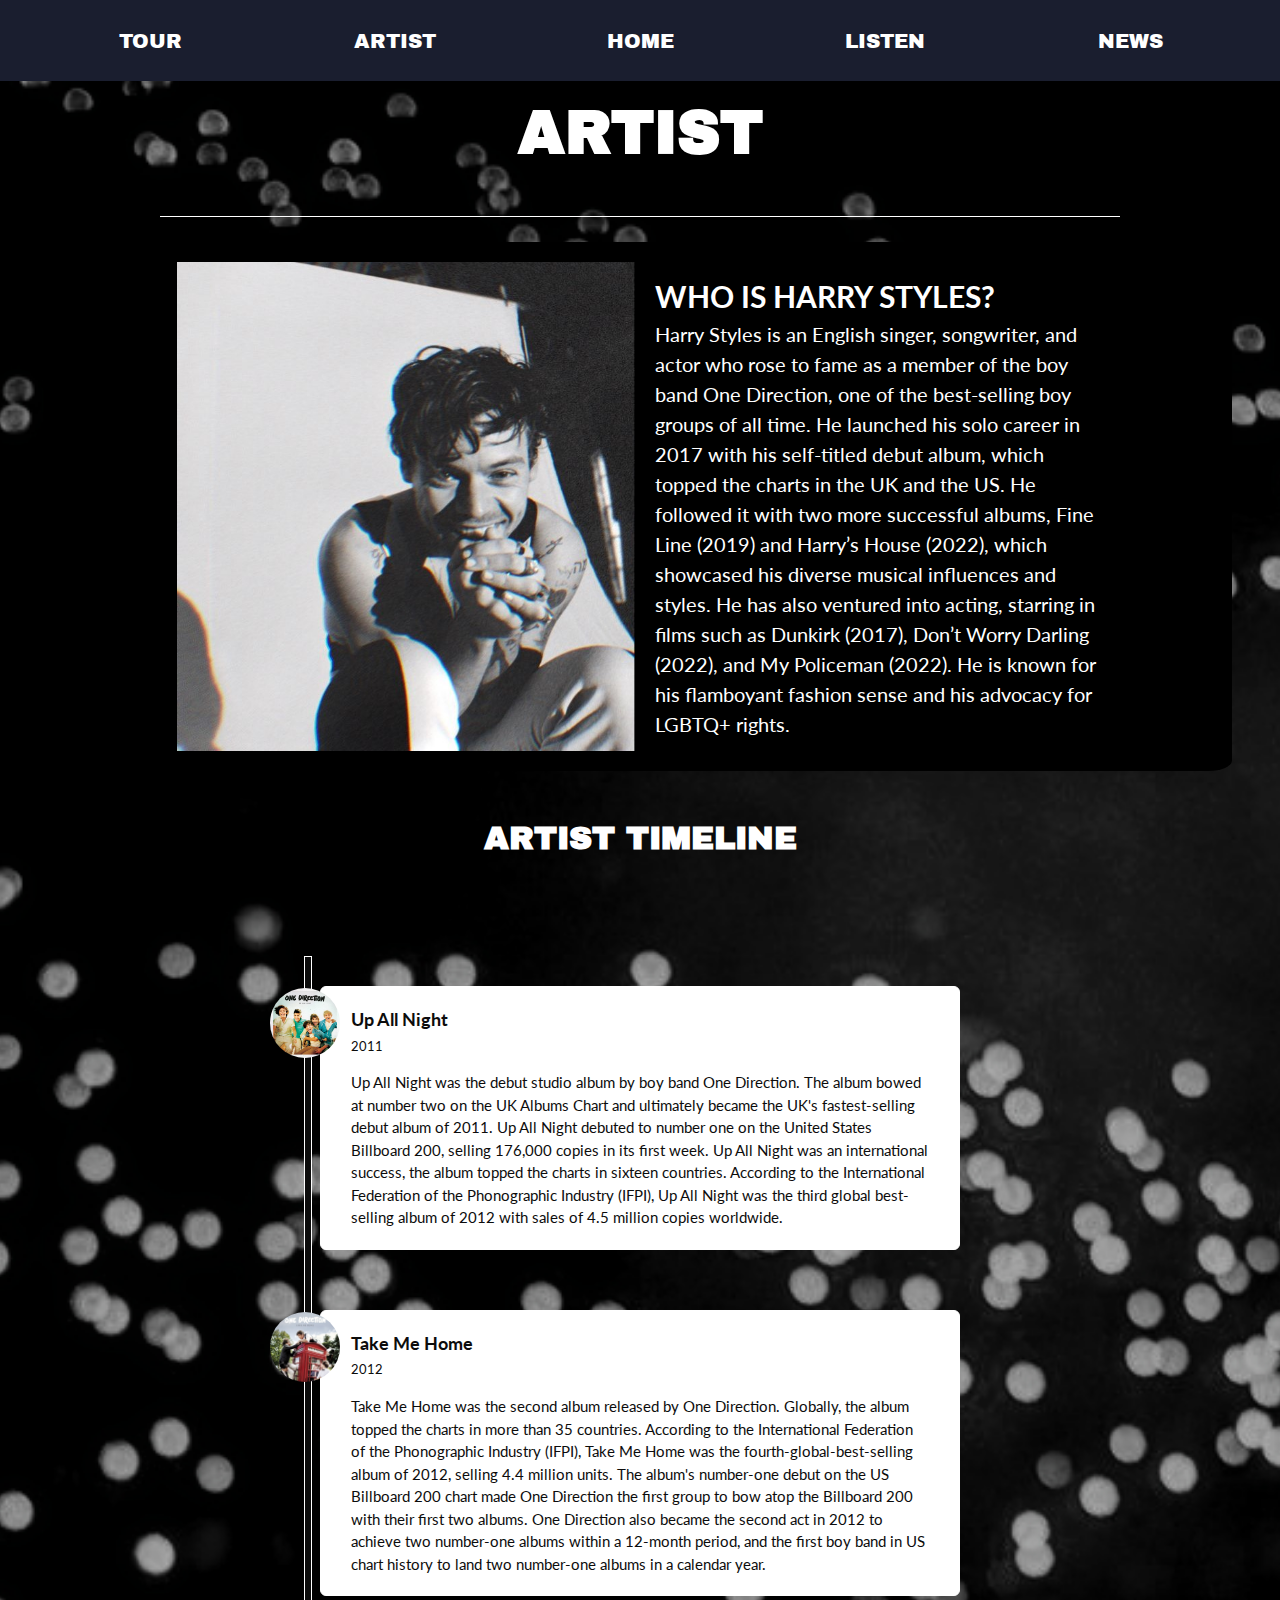
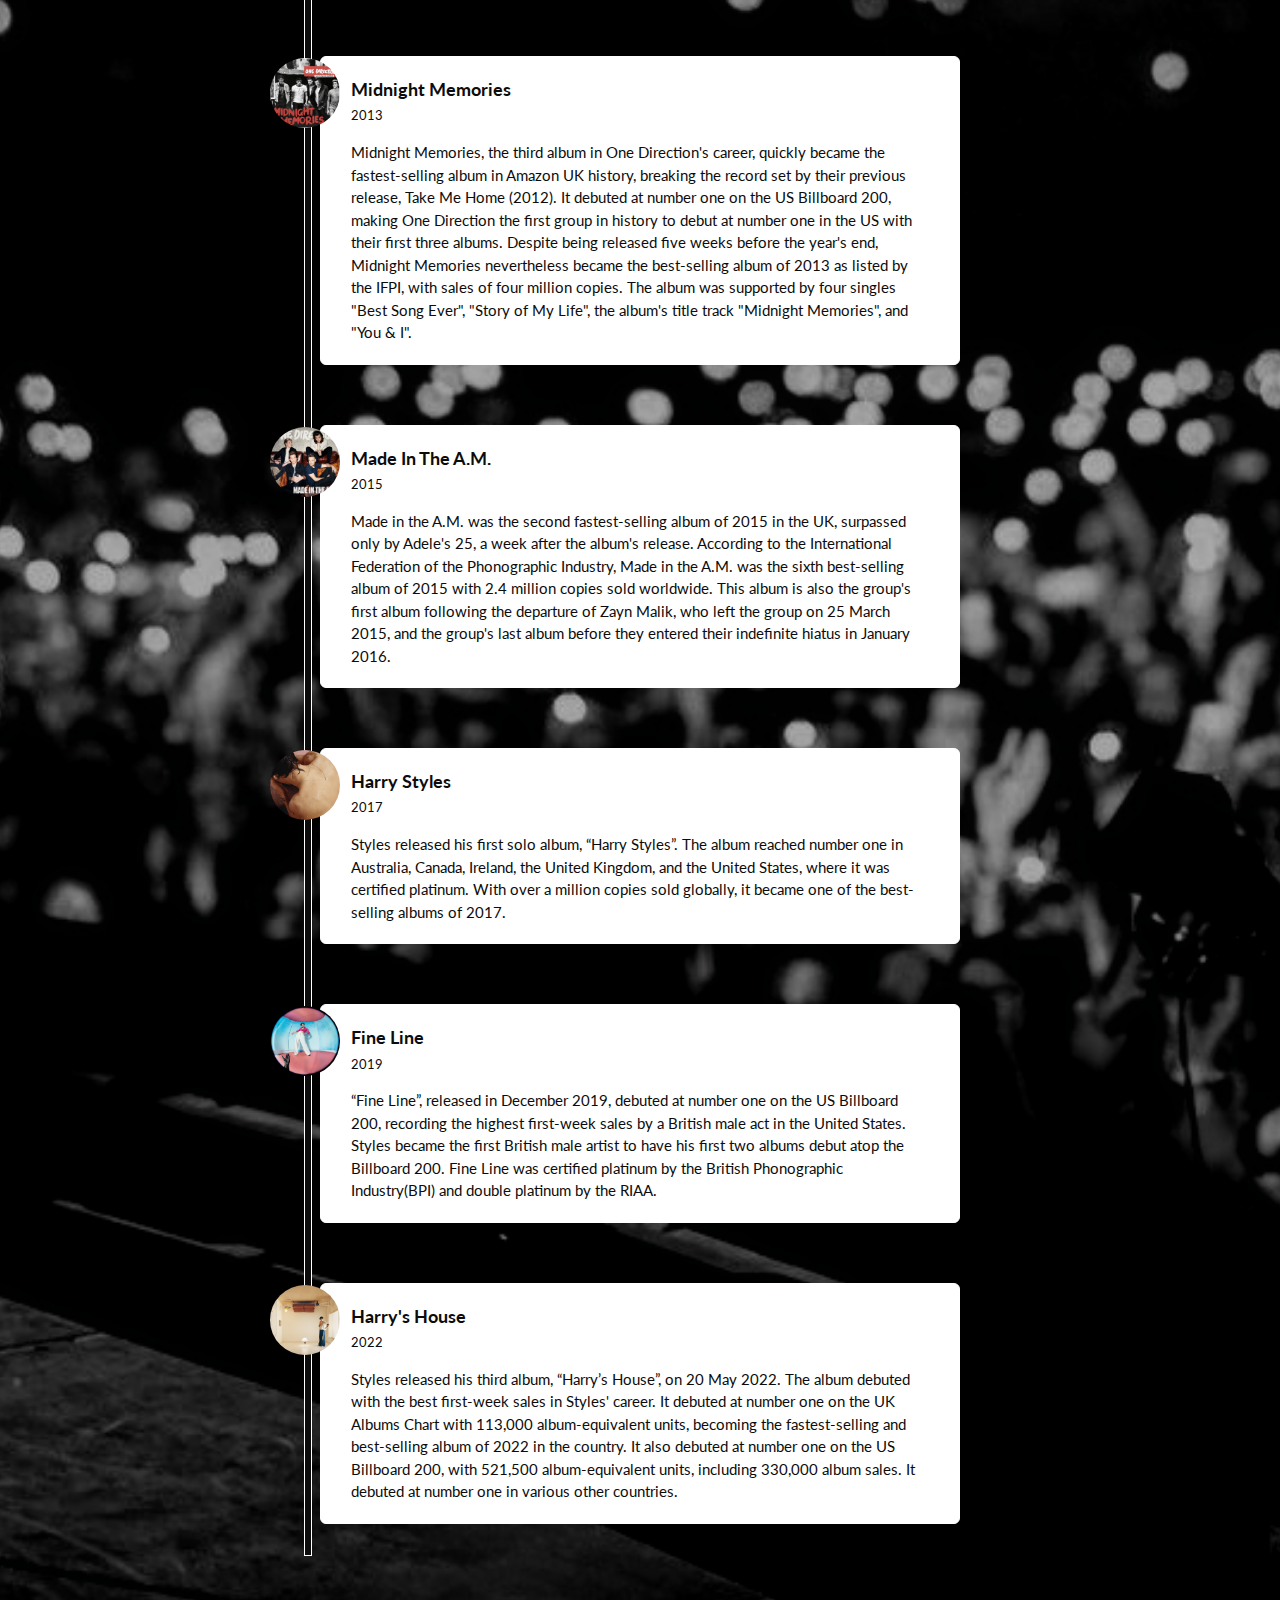
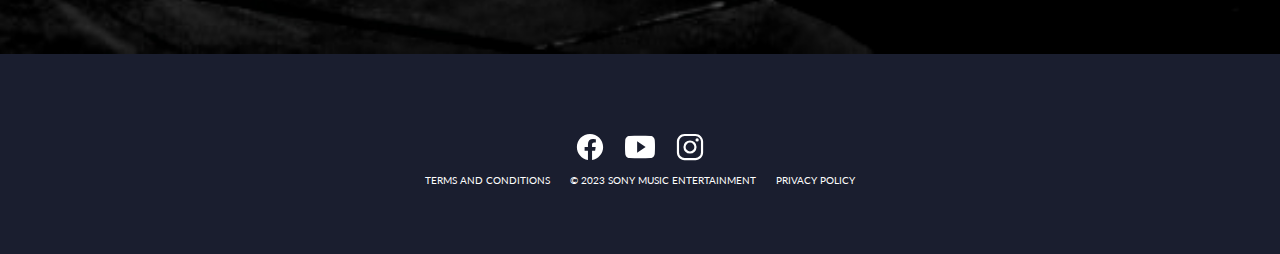
<file: artist.html>
<!DOCTYPE html>
<html lang="en">
<head>
    <meta charset="UTF-8">
    <meta name="viewport" content="width=device-width, initial-scale=1.0">
    <link rel="normalize" href="CSS/normalize.css">
    <link rel="stylesheet" href="CSS/style.css">
    <title>Harry Styles | Official Website</title>
    <style>
        /*archivo black*/
        @import url('https://fonts.googleapis.com/css2?family=Archivo+Black&family=Teko:wght@300&display=swap');
        /*lato*/
        @import url('https://fonts.googleapis.com/css2?family=Lato&display=swap');
        /*Roboto Slab*/
        @import url('https://fonts.googleapis.com/css2?family=Roboto+Slab&display=swap');
    </style>
</head>
<body>
    <header>
    </header>

    <nav>
        <ul class="sidebar">
            <li onclick=hideSidebar()><a href="#"><svg xmlns="http://www.w3.org/2000/svg" height="24" viewBox="0 -960 960 960" width="24"><path fill = #ffffff d="m256-200-56-56 224-224-224-224 56-56 224 224 224-224 56 56-224 224 224 224-56 56-224-224-224 224Z"/></svg></a></li>
            <li><a href="tour.html">TOUR</a></li>
            <li><a href="artist.html">ARTIST</a></li>
            <li><a href="index.html">HOME</a></li>
            <li><a href="listen.html">LISTEN</a></li>
            <li><a href="news.html">NEWS</a></li>
        </ul>
        <ul>
            <li class="hideOnMobile"><a href="tour.html">TOUR</a></li>
            <li class="hideOnMobile"><a href="artist.html">ARTIST</a></li>
            <li class="hideOnMobile"><a href="index.html">HOME</a></li>
            <li class="hideOnMobile"><a href="listen.html">LISTEN</a></li>
            <li class="hideOnMobile"><a href="news.html">NEWS</a></li>
            <!-- sidebar menu -->
            <li class="menubutton" onclick=showSidebar()><a href="#"><svg xmlns="http://www.w3.org/2000/svg" height="24" viewBox="0 -960 960 960" width="24"><path fill = #ffffff d="M120-240v-80h720v80H120Zm0-200v-80h720v80H120Zm0-200v-80h720v80H120Z"/></svg></a></li>
        </ul>
    </nav>

    <!--this is the content-->
    <main class="artist">
        <div class="artist-heading">
            <h1>ARTIST</h1>
        </div>
        <!--make an empty div for divider so we can give it colours and width and height-->
        <div class="artist-divider"></div>
        <div class="artist-intro">
            <img class="artist-intropicture" src="Images,%20Videos%20and%20Graphics/harryartistintro.jpeg" alt="intro picture of harry styles">
            <div class="artist-introtextcontainer">
                <h2>WHO IS HARRY STYLES?</h2>
                <p>Harry Styles is an English singer, songwriter, and actor who rose to fame as a member of the boy band One Direction, one of the best-selling boy groups of all time.
                 He launched his solo career in 2017 with his self-titled debut album, which topped the charts in the UK and the US.
                  He followed it with two more successful albums, Fine Line (2019) and Harry’s House (2022), which showcased his diverse musical influences and styles.
                   He has also ventured into acting, starring in films such as Dunkirk (2017), Don’t Worry Darling (2022), and My Policeman (2022).
                    He is known for his flamboyant fashion sense and his advocacy for LGBTQ+ rights.</p>
            </div>
        </div>
        <div class="artist-timelineheading">
            <h1>ARTIST TIMELINE</h1>
        </div>
        <div class="artist-timeline">
            <div class="artist-timelinecontainer">
                <img src="Images,%20Videos%20and%20Graphics/upallnightcover.png" alt="cover of one direction first album">
                <div class="artist-timelinetext">
                    <h3>Up All Night</h3>
                    <small>2011</small>
                    <p>Up All Night was the debut studio album by boy band One Direction. 
                        The album bowed at number two on the UK Albums Chart and ultimately became the UK's fastest-selling debut album of 2011. 
                        Up All Night debuted to number one on the United States Billboard 200, selling 176,000 copies in its first week.
                         Up All Night was an international success, the album topped the charts in sixteen countries. 
                         According to the International Federation of the Phonographic Industry (IFPI), 
                         Up All Night was the third global best-selling album of 2012 with sales of 4.5 million copies worldwide.</p>
                </div>
            </div>

            <div class="artist-timelinecontainer">
                <img src="Images,%20Videos%20and%20Graphics/takemehomecover.jpg" alt="cover of one direction second album">
                <div class="artist-timelinetext">
                    <h3>Take Me Home</h3>
                    <small>2012</small>
                    <p>Take Me Home was the second album released by One Direction. Globally, the album topped the charts in more than 35 countries.
                         According to the International Federation of the Phonographic Industry (IFPI), Take Me Home was the fourth-global-best-selling album of 2012,
                          selling 4.4 million units. The album's number-one debut on the US Billboard 200 chart made One Direction the first group to bow atop the Billboard 200 with their first two 
                          albums. 
                          One Direction also became the second act in 2012 to achieve two number-one albums within a 12-month period, 
                          and the first boy band in US chart history to land two number-one albums in a calendar year. </p>
                </div>
            </div>

            <div class="artist-timelinecontainer">
                <img src="Images,%20Videos%20and%20Graphics/midnightmemoriescover.jpg" alt="cover of one direction third album">
                <div class="artist-timelinetext">
                    <h3>Midnight Memories</h3>
                    <small>2013</small>
                    <p>Midnight Memories, the third album in One Direction's career, quickly became the fastest-selling album in Amazon UK history, breaking the record set by their previous release, Take Me Home (2012).
                         It debuted at number one on the US Billboard 200, making One Direction the first group in history to debut at number one in the US with their first three albums.
                          Despite being released five weeks before the year's end, Midnight Memories nevertheless became the best-selling album of 2013 as listed by the IFPI, 
                          with sales of four million copies. 
                          The album was supported by four singles "Best Song Ever", "Story of My Life", the album's title track "Midnight Memories", and "You & I".</p>
                </div>
            </div>

            <div class="artist-timelinecontainer">
                <img src="Images,%20Videos%20and%20Graphics/madeintheamcover.jpg" alt="cover of one direction fifth and final album">
                <div class="artist-timelinetext">
                    <h3>Made In The A.M.</h3>
                    <small>2015</small>
                    <p>Made in the A.M. was the second fastest-selling album of 2015 in the UK, surpassed only by Adele's 25,
                         a week after the album's release. According to the International Federation of the Phonographic Industry, 
                         Made in the A.M. was the sixth best-selling album of 2015 with 2.4 million copies sold worldwide. This album is also the group's first album following the departure of Zayn Malik, 
                         who left the group on 25 March 2015, and the group's last album before they entered their indefinite hiatus in January 2016.</p>
                </div>
            </div>

            <div class="artist-timelinecontainer">
                <img src="Images,%20Videos%20and%20Graphics/harrystylescover.png" alt="cover of harry styles first album">
                <div class="artist-timelinetext">
                    <h3>Harry Styles</h3>
                    <small>2017</small>
                    <p>Styles released his first solo album, “Harry Styles”.
                        The album reached number one in Australia, Canada, Ireland, 
                        the United Kingdom, and the United States, where it was certified platinum. 
                        With over a million copies sold globally, it became one of the best-selling albums of 2017.</p>
                </div>
            </div>

            <div class="artist-timelinecontainer">
                <img src="Images,%20Videos%20and%20Graphics/finelinecover.png" alt="fine line album cover">
                <div class="artist-timelinetext">
                    <h3>Fine Line</h3>
                    <small>2019</small>
                    <p>“Fine Line”, released in December 2019, debuted at number one on the US Billboard 200, 
                        recording the highest first-week sales by a British male act in the United States.
                        Styles became the first British male artist to have his 
                        first two albums debut atop the Billboard 200. 
                        Fine Line was certified platinum by the British Phonographic Industry(BPI)
                        and double platinum by the RIAA.</p>
                </div>
            </div>

            <div class="artist-timelinecontainer">
                <img src="Images,%20Videos%20and%20Graphics/harryshousecover.png" alt="harry's house album cover">
                <div class="artist-timelinetext">
                    <h3>Harry's House</h3>
                    <small>2022</small>
                    <p>Styles released his third album, “Harry’s House”, on 20 May 2022.
                        The album debuted with the best first-week sales in Styles' career. 
                        It debuted at number one on the UK Albums Chart with 113,000 album-equivalent units, 
                        becoming the fastest-selling and best-selling album of 2022 in the country.
                         It also debuted at number one on the US Billboard 200, 
                        with 521,500 album-equivalent units, including 330,000 album sales. 
                        It debuted at number one in various other countries.</p>
                </div>
            </div>
        </div>
        
        
        
    </main>

    <footer>
        <ul class="socialmedia">
            <li><a href="https://www.facebook.com/harrystyles/"><svg xmlns="http://www.w3.org/2000/svg" class="ionicon" height = "30" viewBox="0 0 512 512"><path fill=#ffffff d="M480 257.35c0-123.7-100.3-224-224-224s-224 100.3-224 224c0 111.8 81.9 204.47 189 221.29V322.12h-56.89v-64.77H221V208c0-56.13 33.45-87.16 84.61-87.16 24.51 0 50.15 4.38 50.15 4.38v55.13H327.5c-27.81 0-36.51 17.26-36.51 35v42h62.12l-9.92 64.77H291v156.54c107.1-16.81 189-109.48 189-221.31z" fill-rule="evenodd"/></svg></a></li>
            <li><a href="https://www.youtube.com/channel/UCZFWPqqPkFlNwIxcpsLOwew"><svg xmlns="http://www.w3.org/2000/svg" class="ionicon" height = "30" viewBox="0 0 512 512"><path fill=#ffffff d="M508.64 148.79c0-45-33.1-81.2-74-81.2C379.24 65 322.74 64 265 64h-18c-57.6 0-114.2 1-169.6 3.6C36.6 67.6 3.5 104 3.5 149 1 184.59-.06 220.19 0 255.79q-.15 53.4 3.4 106.9c0 45 33.1 81.5 73.9 81.5 58.2 2.7 117.9 3.9 178.6 3.8q91.2.3 178.6-3.8c40.9 0 74-36.5 74-81.5 2.4-35.7 3.5-71.3 3.4-107q.34-53.4-3.26-106.9zM207 353.89v-196.5l145 98.2z"/></svg></a></li>
            <li><a href="https://www.instagram.com/harrystyles/"><svg xmlns="http://www.w3.org/2000/svg" class="ionicon" height = "30" viewBox="0 0 512 512"><path fill=#ffffff d="M349.33 69.33a93.62 93.62 0 0193.34 93.34v186.66a93.62 93.62 0 01-93.34 93.34H162.67a93.62 93.62 0 01-93.34-93.34V162.67a93.62 93.62 0 0193.34-93.34h186.66m0-37.33H162.67C90.8 32 32 90.8 32 162.67v186.66C32 421.2 90.8 480 162.67 480h186.66C421.2 480 480 421.2 480 349.33V162.67C480 90.8 421.2 32 349.33 32z"/><path fill=#ffffff d="M377.33 162.67a28 28 0 1128-28 27.94 27.94 0 01-28 28zM256 181.33A74.67 74.67 0 11181.33 256 74.75 74.75 0 01256 181.33m0-37.33a112 112 0 10112 112 112 112 0 00-112-112z"/></svg></a></li>
        </ul>
        <ul class="copyright">
            <li><a href="https://www.sonymusic.com/terms-and-conditions/">TERMS AND CONDITIONS</a></li>
            <li><a href="https://www.sonymusic.com">© 2023 SONY MUSIC ENTERTAINMENT</a></li>
            <li><a href="https://www.sonymusic.com/privacy-policy/">PRIVACY POLICY</a></li>
        </ul>
    </footer>

    <script src="JS/script.js"></script>
</body>
</html>
</file>
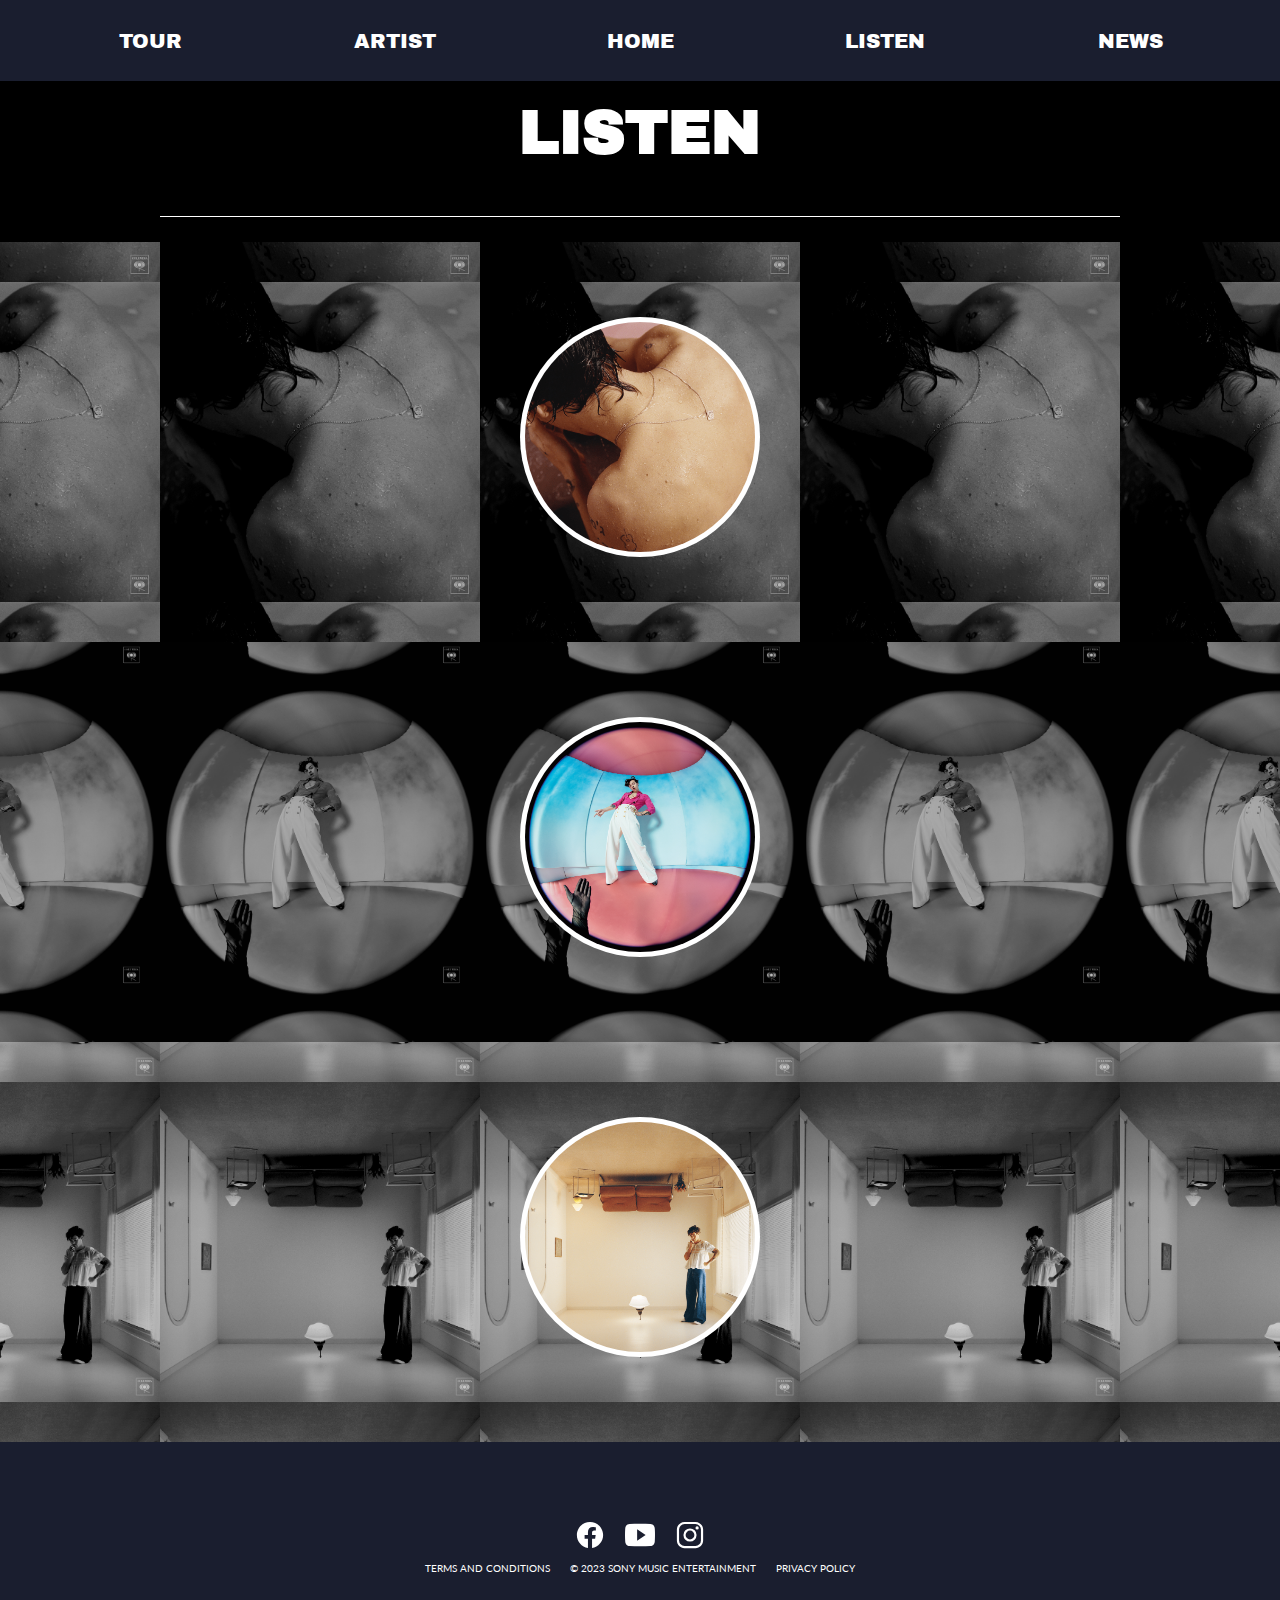
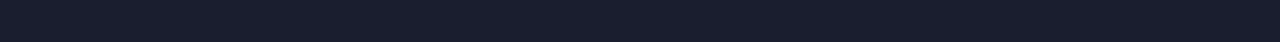
<file: listen.html>
<!DOCTYPE html>
<html lang="en">
<head>
    <meta charset="UTF-8">
    <meta name="viewport" content="width=device-width, initial-scale=1.0">
    <link rel="normalize" href="CSS/normalize.css">
    <link rel="stylesheet" href="CSS/style.css">
    <title>Harry Styles | Official Website</title>
    <style>
        /*archivo black*/
        @import url('https://fonts.googleapis.com/css2?family=Archivo+Black&family=Teko:wght@300&display=swap');
        /*lato*/
        @import url('https://fonts.googleapis.com/css2?family=Lato&display=swap');
        /*Roboto Slab*/
        @import url('https://fonts.googleapis.com/css2?family=Roboto+Slab&display=swap');
    </style>
</head>
<body>
    <header>
    </header>

    <nav>
        <ul class="sidebar">
            <li onclick=hideSidebar()><a href="#"><svg xmlns="http://www.w3.org/2000/svg" height="24" viewBox="0 -960 960 960" width="24"><path fill = #ffffff d="m256-200-56-56 224-224-224-224 56-56 224 224 224-224 56 56-224 224 224 224-56 56-224-224-224 224Z"/></svg></a></li>
            <li><a href="tour.html">TOUR</a></li>
            <li><a href="artist.html">ARTIST</a></li>
            <li><a href="index.html">HOME</a></li>
            <li><a href="listen.html">LISTEN</a></li>
            <li><a href="news.html">NEWS</a></li>
        </ul>
        <ul>
            <li class="hideOnMobile"><a href="tour.html">TOUR</a></li>
            <li class="hideOnMobile"><a href="artist.html">ARTIST</a></li>
            <li class="hideOnMobile"><a href="index.html">HOME</a></li>
            <li class="hideOnMobile"><a href="listen.html">LISTEN</a></li>
            <li class="hideOnMobile"><a href="news.html">NEWS</a></li>
            <!-- sidebar menu -->
            <li class="menubutton" onclick=showSidebar()><a href="#"><svg xmlns="http://www.w3.org/2000/svg" height="24" viewBox="0 -960 960 960" width="24"><path fill = #ffffff d="M120-240v-80h720v80H120Zm0-200v-80h720v80H120Zm0-200v-80h720v80H120Z"/></svg></a></li>
        </ul>
    </nav>

    <!--this is the content-->
    <main class="listen">
        <div class="listen-heading">
            <h1>LISTEN</h1>
        </div>
        <!--make an empty div for divider so we can give it colours and width and height-->
        <div class="listen-divider"></div>
        <!--first album-->
        <div class="card1">
            <div class="listen-card">
                <div class="listen-circle">
                    <img class="listen-album" src="Images,%20Videos%20and%20Graphics/harrystylescover.png" alt="harry styles album cover">
                </div>
                <div class="listen-content">
                    <h2>Harry Styles (2017)</h2>
                    <p>Where Harry's solo career started: his first album, Harry Styles.</p>
                    <a target="_blank" href="https://hstyles.lnk.to/harrystyles">Listen here.</a>
                </div>
            </div>
        </div>
        <!--second album-->
        <div class="card2">
            <div class="listen-card">
                <div class="listen-circle">
                    <img class="listen-album" src="Images,%20Videos%20and%20Graphics/finelinecover.png" alt="fine line album cover">
                </div>
                <div class="listen-content">
                    <h2>Fine Line (2019)</h2>
                    <p>The award-winning second album, with hits like 'Watermelon Sugar' and 'Adore You'.</p>
                    <a target="_blank" href="https://hstyles.lnk.to/fineline">Listen here.</a>
                </div>
            </div>
        </div>
        <!--third album-->
        <div class="card3">
            <div class="listen-card">
                <div class="listen-circle">
                    <img class="listen-album" src="Images,%20Videos%20and%20Graphics/harryshousecover.png" alt="harry's house album cover">
                </div>
                <div class="listen-content">
                    <h2>Harry's House (2022)</h2>
                    <p>The Grammy-winning album, featuring the hit single 'As It Was'.</p>
                    <a target="_blank" href="https://hstyles.lnk.to/harryshouse">Listen here.</a>
                </div>
            </div>
        </div>
    </main>

    <footer>
        <ul class="socialmedia">
            <li><a href="https://www.facebook.com/harrystyles/"><svg xmlns="http://www.w3.org/2000/svg" class="ionicon" height = "30" viewBox="0 0 512 512"><path fill=#ffffff d="M480 257.35c0-123.7-100.3-224-224-224s-224 100.3-224 224c0 111.8 81.9 204.47 189 221.29V322.12h-56.89v-64.77H221V208c0-56.13 33.45-87.16 84.61-87.16 24.51 0 50.15 4.38 50.15 4.38v55.13H327.5c-27.81 0-36.51 17.26-36.51 35v42h62.12l-9.92 64.77H291v156.54c107.1-16.81 189-109.48 189-221.31z" fill-rule="evenodd"/></svg></a></li>
            <li><a href="https://www.youtube.com/channel/UCZFWPqqPkFlNwIxcpsLOwew"><svg xmlns="http://www.w3.org/2000/svg" class="ionicon" height = "30" viewBox="0 0 512 512"><path fill=#ffffff d="M508.64 148.79c0-45-33.1-81.2-74-81.2C379.24 65 322.74 64 265 64h-18c-57.6 0-114.2 1-169.6 3.6C36.6 67.6 3.5 104 3.5 149 1 184.59-.06 220.19 0 255.79q-.15 53.4 3.4 106.9c0 45 33.1 81.5 73.9 81.5 58.2 2.7 117.9 3.9 178.6 3.8q91.2.3 178.6-3.8c40.9 0 74-36.5 74-81.5 2.4-35.7 3.5-71.3 3.4-107q.34-53.4-3.26-106.9zM207 353.89v-196.5l145 98.2z"/></svg></a></li>
            <li><a href="https://www.instagram.com/harrystyles/"><svg xmlns="http://www.w3.org/2000/svg" class="ionicon" height = "30" viewBox="0 0 512 512"><path fill=#ffffff d="M349.33 69.33a93.62 93.62 0 0193.34 93.34v186.66a93.62 93.62 0 01-93.34 93.34H162.67a93.62 93.62 0 01-93.34-93.34V162.67a93.62 93.62 0 0193.34-93.34h186.66m0-37.33H162.67C90.8 32 32 90.8 32 162.67v186.66C32 421.2 90.8 480 162.67 480h186.66C421.2 480 480 421.2 480 349.33V162.67C480 90.8 421.2 32 349.33 32z"/><path fill=#ffffff d="M377.33 162.67a28 28 0 1128-28 27.94 27.94 0 01-28 28zM256 181.33A74.67 74.67 0 11181.33 256 74.75 74.75 0 01256 181.33m0-37.33a112 112 0 10112 112 112 112 0 00-112-112z"/></svg></a></li>
        </ul>
        <ul class="copyright">
            <li><a href="https://www.sonymusic.com/terms-and-conditions/">TERMS AND CONDITIONS</a></li>
            <li><a href="https://www.sonymusic.com">© 2023 SONY MUSIC ENTERTAINMENT</a></li>
            <li><a href="https://www.sonymusic.com/privacy-policy/">PRIVACY POLICY</a></li>
        </ul>
    </footer>
    <script src="JS/script.js"></script>
</body>
</html>
</file>
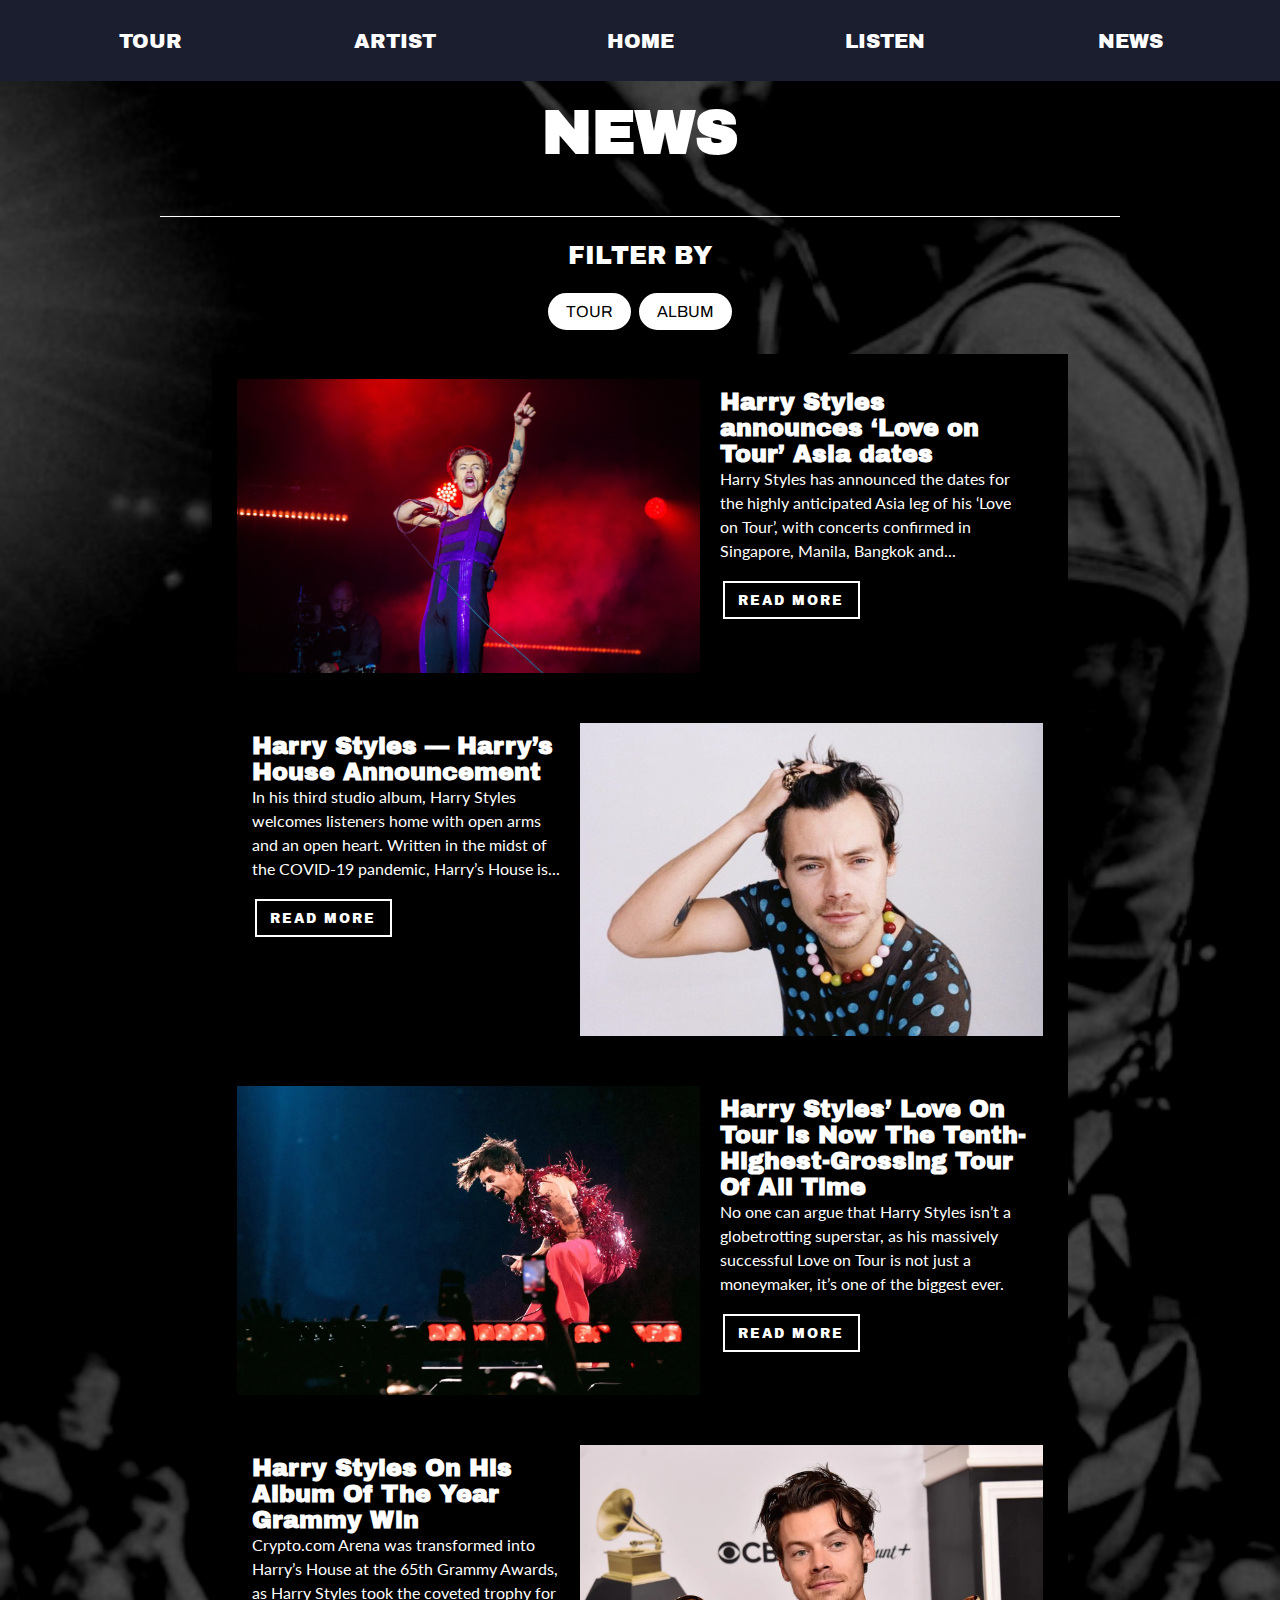
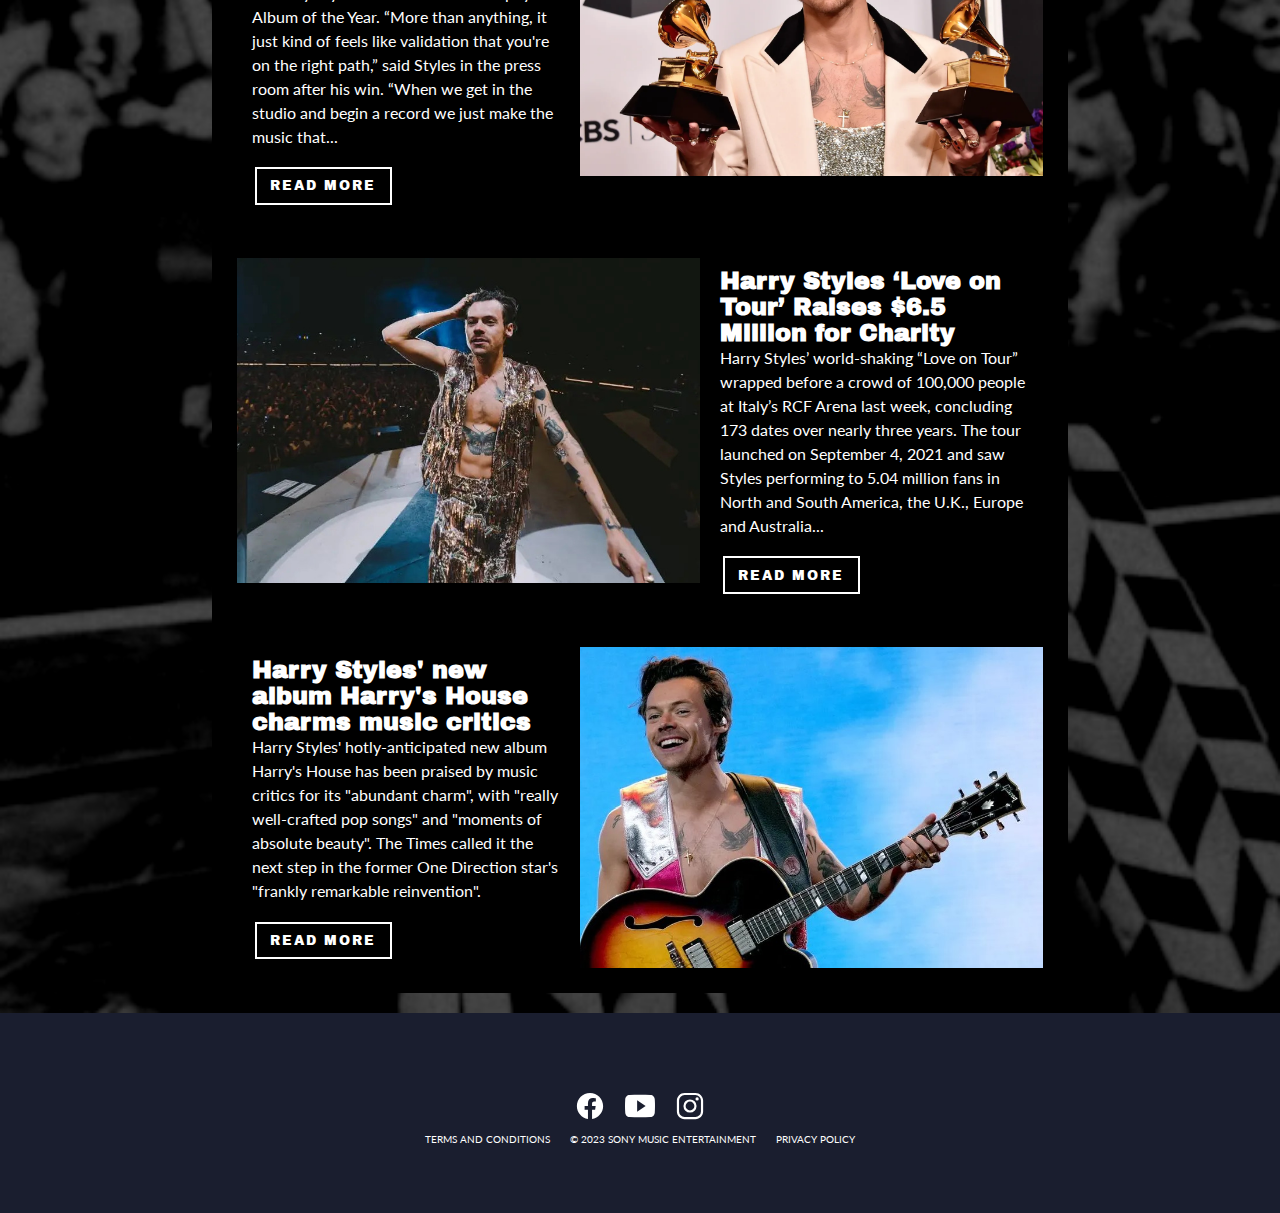
<file: news.html>
<!DOCTYPE html>
<html lang="en">
<head>
    <meta charset="UTF-8">
    <meta name="viewport" content="width=device-width, initial-scale=1.0">
    <link rel="normalize" href="CSS/normalize.css">
    <link rel="stylesheet" href="CSS/style.css">
    <title>Harry Styles | News</title>
    <style>
        /*archivo black*/
        @import url('https://fonts.googleapis.com/css2?family=Archivo+Black&family=Teko:wght@300&display=swap');
        /*lato*/
        @import url('https://fonts.googleapis.com/css2?family=Lato&display=swap');
        /*archivo*/
        @import url('https://fonts.googleapis.com/css2?family=Archivo&display=swap');
    </style>
</head>
<body>
    <header>
    </header>

    <nav>
        <ul class="sidebar">
            <li onclick=hideSidebar()><a href="#"><svg xmlns="http://www.w3.org/2000/svg" height="24" viewBox="0 -960 960 960" width="24"><path fill = #ffffff d="m256-200-56-56 224-224-224-224 56-56 224 224 224-224 56 56-224 224 224 224-56 56-224-224-224 224Z"/></svg></a></li>
            <li><a href="#">TOUR</a></li>
            <li><a href="#">ARTIST</a></li>
            <li><a href="#">HOME</a></li>
            <li><a href="#">LISTEN</a></li>
            <li><a href="#">NEWS</a></li>
        </ul>
        <ul>
            <li class="hideOnMobile"><a href="tour.html">TOUR</a></li>
            <li class="hideOnMobile"><a href="artist.html">ARTIST</a></li>
            <li class="hideOnMobile"><a href="index.html">HOME</a></li>
            <li class="hideOnMobile"><a href="listen.html">LISTEN</a></li>
            <li class="hideOnMobile"><a href="#">NEWS</a></li>
            <!-- sidebar menu -->
            <li class="menubutton" onclick=showSidebar()><a href="#"><svg xmlns="http://www.w3.org/2000/svg" height="24" viewBox="0 -960 960 960" width="24"><path fill = #ffffff d="M120-240v-80h720v80H120Zm0-200v-80h720v80H120Zm0-200v-80h720v80H120Z"/></svg></a></li>
        </ul>
    </nav>
    
    <!--this will be very long as there are 6 articles in here-->
    <main class="news">
        <div class="news-heading">
            <h1>NEWS</h1>
        </div>
        <!--make an empty div for divider so we can give it colours and width and height-->
        <div class="news-divider"></div>
        <p class="news-filtertext">FILTER BY</p>
        <div class="news-filter">
            <!--ensure all the checkboxes are checked by default, showing all articles-->
            <input type="checkbox" id="news-tourbtn" class="news-btn" onchange="toggleTourarticles()" checked>
            <label for="news-tourbtn" class="fakebtn">TOUR</label>
            <input type="checkbox" id="news-albumbtn" class="news-btn" onchange="toggleAlbumarticles()" checked>
            <label for="news-albumbtn" class="fakebtn">ALBUM</label>
        </div>
        <div class="news-wrapper">
            <div class="news-container1">
                <div class="news-imagecontainer1">
                    <img class="news-image1" src="Images,%20Videos%20and%20Graphics/harrynews1.jpg" alt="harry news image 1">
                </div>
                <div class="news-content1">
                    <h2>Harry Styles announces ‘Love on Tour’ Asia dates</h2>
                    <p>Harry Styles has announced the dates for the highly anticipated Asia leg of his ‘Love on Tour’,
                         with concerts confirmed in Singapore, Manila, Bangkok and...</p>
                    <div class="news-readmorebtncontainer">
                        <!--_blank so it opens in new tab, this is a read more button that will redirect to the actual article-->
                        <button class="news-readmorebtn" onclick="window.open('https://www.nme.com/en_asia/news/music/harry-styles-love-on-tour-asia-dates-tickets-singapore-manila-bangkok-3349174', '_blank');">READ MORE</button>
                    </div>
                </div> 
            </div> 
            <div class="news-container2">
                <div class="news-imagecontainer2">
                    <img class="news-image2" src="Images,%20Videos%20and%20Graphics/harrynews2.jpeg" alt="harry news image 2">
                </div>
                <div class="news-content2">
                    <h2>Harry Styles — Harry’s House Announcement</h2>
                    <p>In his third studio album, Harry Styles welcomes listeners home with open arms and an open heart. 
                        Written in the midst of the COVID-19 pandemic, Harry’s House is...</p>
                    <div class="news-readmorebtncontainer">
                        <button class="news-readmorebtn" onclick="window.open('https://www.euphoriazine.com/blog/2022/05/music/albums-harry-styles-harrys-house/', '_blank');">READ MORE</button>
                    </div>
                </div>  
            </div>
            <div class="news-container1">
                <div class="news-imagecontainer1">
                    <img class="news-image1" src="Images,%20Videos%20and%20Graphics/harrynews3.jpg" alt="harry news image 3">
                </div>
                <div class="news-content1">
                    <h2>Harry Styles’ Love On Tour Is Now The Tenth-Highest-Grossing Tour Of All Time</h2>
                    <p>No one can argue that Harry Styles isn’t a globetrotting superstar, as his massively successful Love on Tour is not just a moneymaker, it’s one of the biggest ever.</p>
                    <div class="news-readmorebtncontainer">
                        <!--_blank so it opens in new tab, this is a read more button that will redirect to the actual article-->
                        <button class="news-readmorebtn" onclick="window.open('https://www.forbes.com/sites/hughmcintyre/2023/04/21/harry-styles-love-on-tour-is-now-the-tenth-highest-grossing-tour-of-all-time/?sh=5fd884a4f490', '_blank');">READ MORE</button>
                    </div>
                </div> 
            </div> 
            <div class="news-container2">
                <div class="news-imagecontainer2">
                    <img class="news-image2" src="Images,%20Videos%20and%20Graphics/harrynews4.jpg" alt="harry news image 4">
                </div>
                <div class="news-content2">
                    <h2>Harry Styles On His Album Of The Year Grammy Win</h2>
                    <p>Crypto.com Arena was transformed into Harry’s House at the 65th Grammy Awards, as Harry Styles took the coveted trophy for Album of the Year.
                        “More than anything, it just kind of feels like validation that you're on the right path,” said Styles in the press room after his win.
                         “When we get in the studio and begin a record we just make the music that...</p>
                    <div class="news-readmorebtncontainer">
                        <button class="news-readmorebtn" onclick="window.open('https://www.forbes.com/sites/cathyolson/2023/02/06/harry-styles-on-his-album-of-the-year-grammy-win/?sh=31d368444f92', '_blank');">READ MORE</button>
                    </div>
                </div>  
            </div>
            <div class="news-container1">
                <div class="news-imagecontainer1">
                    <img class="news-image1" src="Images,%20Videos%20and%20Graphics/harrynews5.jpg" alt="harry news image 5">
                </div>
                <div class="news-content1">
                    <h2>Harry Styles ‘Love on Tour’ Raises $6.5 Million for Charity</h2>
                    <p>Harry Styles’ world-shaking “Love on Tour” wrapped before a crowd of 100,000 people at Italy’s RCF Arena last week, concluding 173 dates over nearly three years.
                         The tour launched on September 4, 2021 and saw Styles performing to 5.04 million fans in North and South America, the U.K., Europe and Australia...</p>
                    <div class="news-readmorebtncontainer">
                        <!--_blank so it opens in new tab, this is a read more button that will redirect to the actual article-->
                        <button class="news-readmorebtn" onclick="window.open('https://variety.com/2023/music/news/harry-styles-love-on-tour-ends-5-million-fans-donated-to-charity-1235683099/', '_blank');">READ MORE</button>
                    </div>
                </div> 
            </div> 
            <div class="news-container2">
                <div class="news-imagecontainer2">
                    <img class="news-image2" src="Images,%20Videos%20and%20Graphics/harrynews6.jpg" alt="harry news image 6">
                </div>
                <div class="news-content2">
                    <h2>Harry Styles' new album Harry's House charms music critics</h2>
                    <p>Harry Styles' hotly-anticipated new album Harry's House has been praised by music critics for its "abundant charm",
                         with "really well-crafted pop songs" and "moments of absolute beauty".
                        The Times called it the next step in the former One Direction star's "frankly remarkable reinvention".</p>
                    <div class="news-readmorebtncontainer">
                        <button class="news-readmorebtn" onclick="window.open('https://www.bbc.com/news/entertainment-arts-61463365', '_blank');">READ MORE</button>
                    </div>
                </div>  
            </div>
        </div>
    </main>

    <footer>
        <ul class="socialmedia">
            <li><a href="https://www.facebook.com/harrystyles/"><svg xmlns="http://www.w3.org/2000/svg" class="ionicon" height = "30" viewBox="0 0 512 512"><path fill=#ffffff d="M480 257.35c0-123.7-100.3-224-224-224s-224 100.3-224 224c0 111.8 81.9 204.47 189 221.29V322.12h-56.89v-64.77H221V208c0-56.13 33.45-87.16 84.61-87.16 24.51 0 50.15 4.38 50.15 4.38v55.13H327.5c-27.81 0-36.51 17.26-36.51 35v42h62.12l-9.92 64.77H291v156.54c107.1-16.81 189-109.48 189-221.31z" fill-rule="evenodd"/></svg></a></li>
            <li><a href="https://www.youtube.com/channel/UCZFWPqqPkFlNwIxcpsLOwew"><svg xmlns="http://www.w3.org/2000/svg" class="ionicon" height = "30" viewBox="0 0 512 512"><path fill=#ffffff d="M508.64 148.79c0-45-33.1-81.2-74-81.2C379.24 65 322.74 64 265 64h-18c-57.6 0-114.2 1-169.6 3.6C36.6 67.6 3.5 104 3.5 149 1 184.59-.06 220.19 0 255.79q-.15 53.4 3.4 106.9c0 45 33.1 81.5 73.9 81.5 58.2 2.7 117.9 3.9 178.6 3.8q91.2.3 178.6-3.8c40.9 0 74-36.5 74-81.5 2.4-35.7 3.5-71.3 3.4-107q.34-53.4-3.26-106.9zM207 353.89v-196.5l145 98.2z"/></svg></a></li>
            <li><a href="https://www.instagram.com/harrystyles/"><svg xmlns="http://www.w3.org/2000/svg" class="ionicon" height = "30" viewBox="0 0 512 512"><path fill=#ffffff d="M349.33 69.33a93.62 93.62 0 0193.34 93.34v186.66a93.62 93.62 0 01-93.34 93.34H162.67a93.62 93.62 0 01-93.34-93.34V162.67a93.62 93.62 0 0193.34-93.34h186.66m0-37.33H162.67C90.8 32 32 90.8 32 162.67v186.66C32 421.2 90.8 480 162.67 480h186.66C421.2 480 480 421.2 480 349.33V162.67C480 90.8 421.2 32 349.33 32z"/><path fill=#ffffff d="M377.33 162.67a28 28 0 1128-28 27.94 27.94 0 01-28 28zM256 181.33A74.67 74.67 0 11181.33 256 74.75 74.75 0 01256 181.33m0-37.33a112 112 0 10112 112 112 112 0 00-112-112z"/></svg></a></li>
        </ul>
        <ul class="copyright">
            <li><a href="https://www.sonymusic.com/terms-and-conditions/">TERMS AND CONDITIONS</a></li>
            <li><a href="https://www.sonymusic.com">© 2023 SONY MUSIC ENTERTAINMENT</a></li>
            <li><a href="https://www.sonymusic.com/privacy-policy/">PRIVACY POLICY</a></li>
        </ul>
    </footer>
    <script src="JS/script.js"></script>
</body>
</html>
</file>
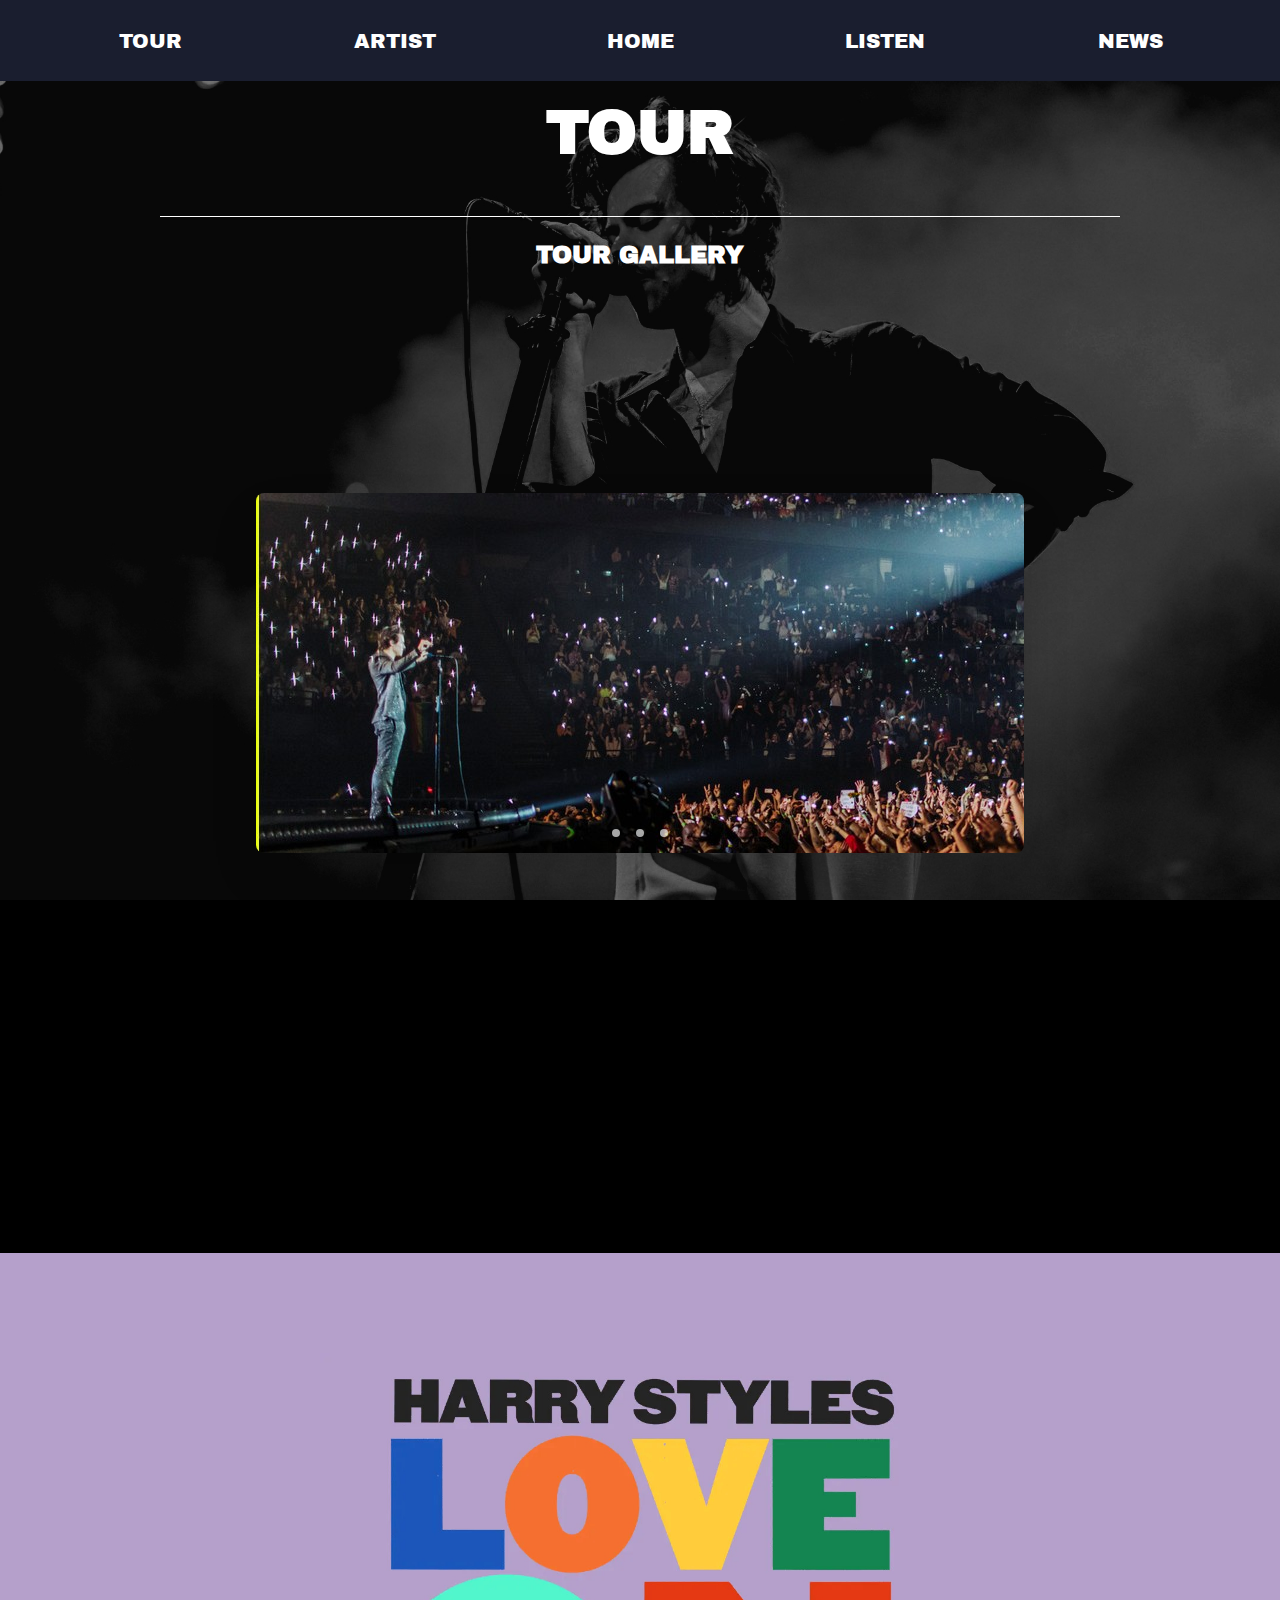
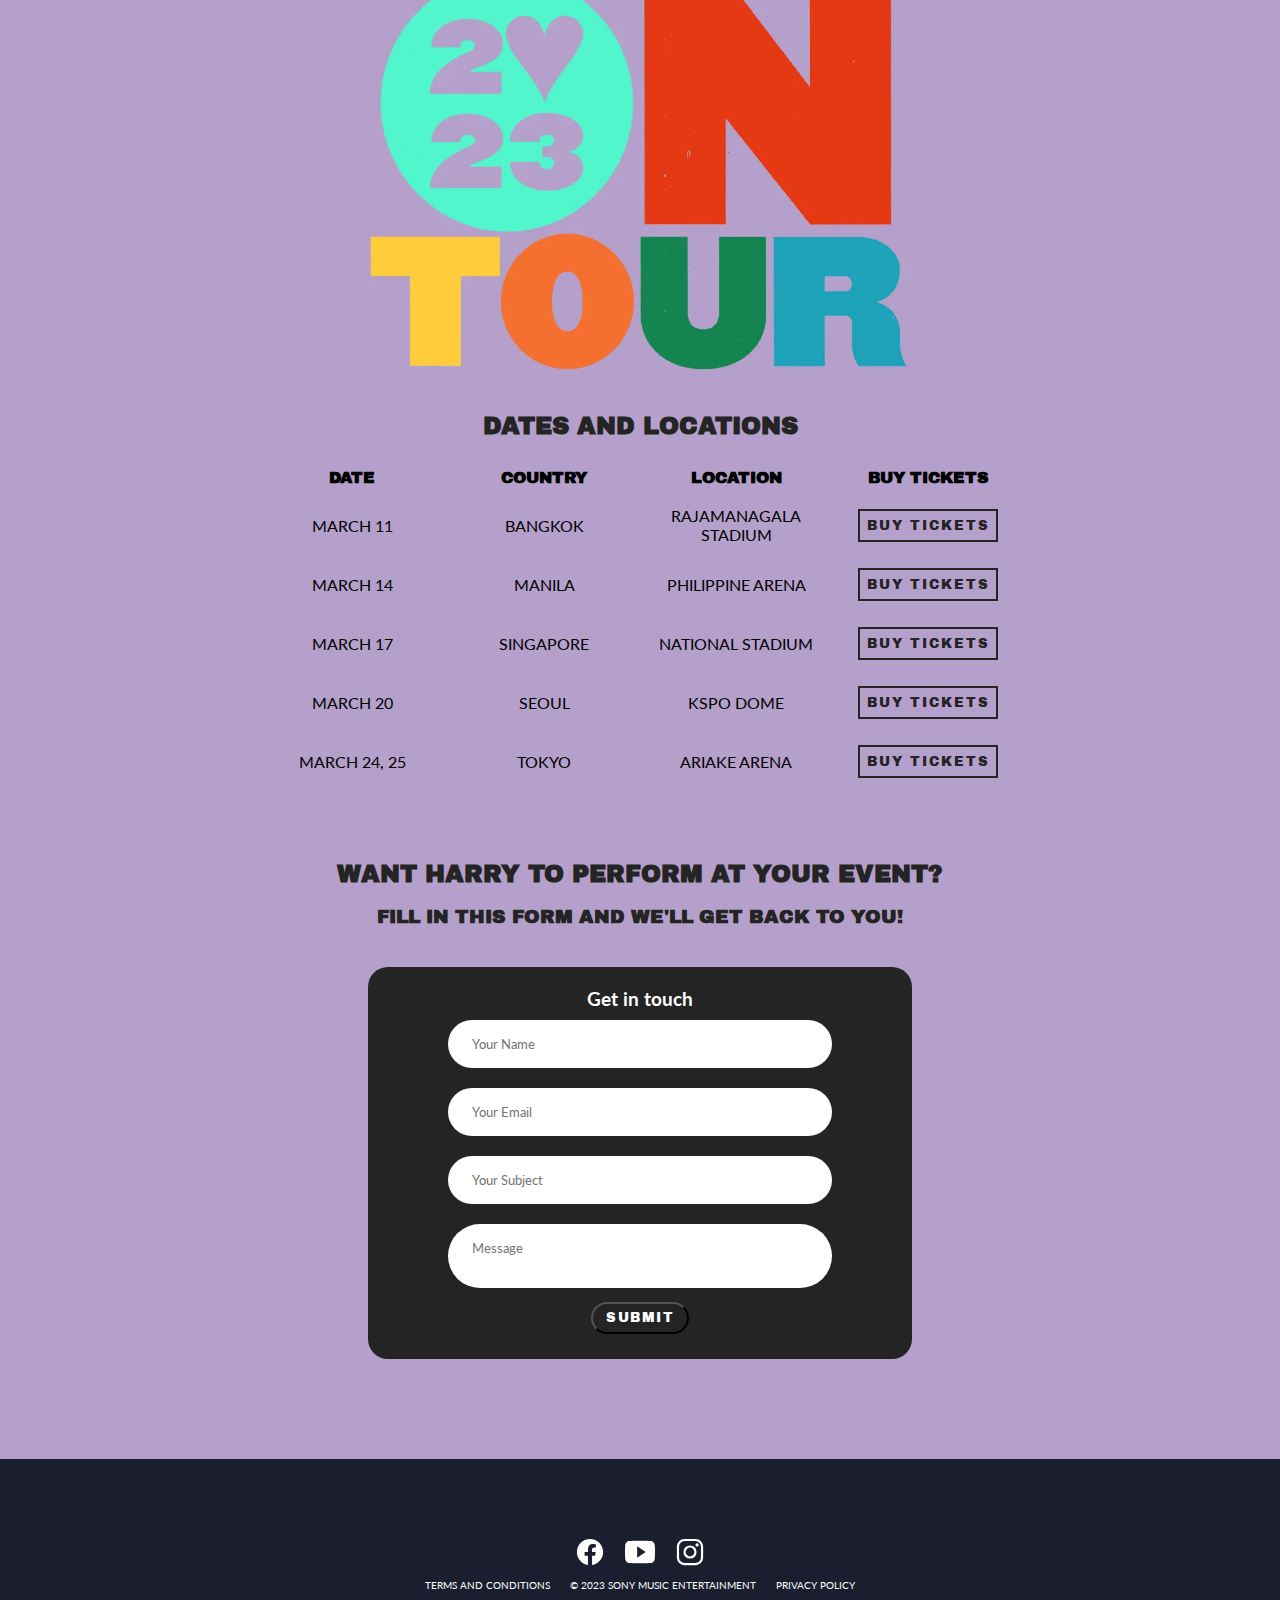
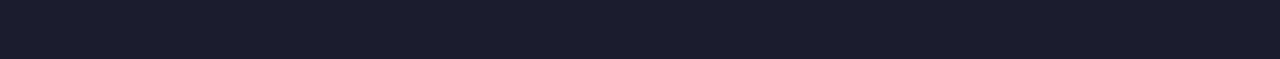
<file: tour.html>
<!DOCTYPE html>
<html lang="en">
<head>
    <meta charset="UTF-8">
    <meta name="viewport" content="width=device-width, initial-scale=1.0">
    <link rel="normalize" href="CSS/normalize.css">
    <link rel="stylesheet" href="CSS/style.css">
    <title>Harry Styles | Official Website</title>
    <style>
        /*archivo black*/
        @import url('https://fonts.googleapis.com/css2?family=Archivo+Black&family=Teko:wght@300&display=swap');
        /*lato*/
        @import url('https://fonts.googleapis.com/css2?family=Lato&display=swap');
        /*Roboto Slab*/
        @import url('https://fonts.googleapis.com/css2?family=Roboto+Slab&display=swap');
    </style>
</head>
<body>
    <header>
    </header>

    <nav>
        <ul class="sidebar">
            <li onclick=hideSidebar()><a href="#"><svg xmlns="http://www.w3.org/2000/svg" height="24" viewBox="0 -960 960 960" width="24"><path fill = #ffffff d="m256-200-56-56 224-224-224-224 56-56 224 224 224-224 56 56-224 224 224 224-56 56-224-224-224 224Z"/></svg></a></li>
            <li><a href="tour.html">TOUR</a></li>
            <li><a href="artist.html">ARTIST</a></li>
            <li><a href="index.html">HOME</a></li>
            <li><a href="listen.html">LISTEN</a></li>
            <li><a href="news.html">NEWS</a></li>
        </ul>
        <ul>
            <li class="hideOnMobile"><a href="tour.html">TOUR</a></li>
            <li class="hideOnMobile"><a href="artist.html">ARTIST</a></li>
            <li class="hideOnMobile"><a href="index.html">HOME</a></li>
            <li class="hideOnMobile"><a href="listen.html">LISTEN</a></li>
            <li class="hideOnMobile"><a href="news.html">NEWS</a></li>
            <!-- sidebar menu -->
            <li class="menubutton" onclick=showSidebar()><a href="#"><svg xmlns="http://www.w3.org/2000/svg" height="24" viewBox="0 -960 960 960" width="24"><path fill = #ffffff d="M120-240v-80h720v80H120Zm0-200v-80h720v80H120Zm0-200v-80h720v80H120Z"/></svg></a></li>
        </ul>
    </nav>

    <!--this is the content-->
    <main class="tour">
        <div class="tour-heading">
            <h1>TOUR</h1>
        </div>
        <!--make an empty div for divider so we can give it colours and width and height-->
        <div class="tour-divider"></div>
        <div class="tour-sliderheading">
            <h2>TOUR GALLERY</h2>
        </div>
        <div class="tour-sliderwrapper">
            <div class="tour-slider">
                <img id="tour-slide1" src="Images,%20Videos%20and%20Graphics/harrytour1.png" alt="Tour picture of harry styles 1">
                <img id="tour-slide2" src="Images,%20Videos%20and%20Graphics/harrytour2.png" alt="Tour picture of harry styles 2">
                <img id="tour-slide3" src="Images,%20Videos%20and%20Graphics/harrytour3.png" alt="Tour picture of harry styles 3">
            </div>
            <div class="tour-slidernav">
                <a href="#tour-slide1"></a>
                <a href="#tour-slide2"></a>
                <a href="#tour-slide3"></a>
            </div>
        </div>
        <div class="tour-info">
            <img src="Images,%20Videos%20and%20Graphics/harrytourcover.jpeg" alt="cover of harry styles love on tour">
            <h2 class="tour-infoheader">DATES AND LOCATIONS</h2>
            <table>
                <tr>
                    <th>DATE</th>
                    <th>COUNTRY</th>
                    <th class="tour-location">LOCATION</th>
                    <th>BUY TICKETS</th> 
                </tr>
                <tr>
                    <td>MARCH 11</td>
                    <td>BANGKOK</td>
                    <td class="tour-location">RAJAMANAGALA STADIUM</td>
                    <td><button class="tour-buytickets" onclick="window.open('https://www.thaiticketmajor.com/concert/harry-styles-presents-love-on-tour-2023-bangkok.html', '_blank');">BUY TICKETS</button></td>
                </tr>
                <tr>
                    <td>MARCH 14</td>
                    <td>MANILA</td>
                    <td class="tour-location">PHILIPPINE ARENA</td>
                    <td><button class="tour-buytickets" onclick="window.open('https://www.livenation.ph/artist-harry-styles-971975', '_blank');">BUY TICKETS</button></td>
                </tr>
                <tr>
                    <td>MARCH 17</td>
                    <td>SINGAPORE</td>
                    <td class="tour-location">NATIONAL STADIUM</td>
                    <td><button class="tour-buytickets" onclick="window.open('https://www.klook.com/en-SG/event-detail/101011403-2022-harry-styles-singapore/', '_blank');">BUY TICKETS</button></td>
                  </tr>
                  <tr>
                    <td>MARCH 20</td>
                    <td>SEOUL</td>
                    <td class="tour-location">KSPO DOME</td>
                    <td><button class="tour-buytickets" onclick="window.open('https://go.seated.com/tour-events/ab40cfb5-3ace-48ef-b29c-987b6b443531', '_blank');">BUY TICKETS</button></td>
                  </tr>
                  <tr>
                    <td>MARCH 24, 25</td>
                    <td>TOKYO</td>
                    <td class="tour-location">ARIAKE ARENA</td>
                    <td><button class="tour-buytickets" onclick="window.open('https://www.japanconcerttickets.com/event/harry-styles-in-tokyo-2023-03-25/', '_blank');">BUY TICKETS</button></td>
                  </tr>
            </table> 
            <div class="tour-contactheading">
                <h2>WANT HARRY TO PERFORM AT YOUR EVENT?</h2>
                <h3>FILL IN THIS FORM AND WE'LL GET BACK TO YOU!</h3>
            </div>
            <form class="tour-contactform">
                <h3>Get in touch</h3>
                <input type="text" class="tour-contactfield" id="nameform" placeholder="Your Name">
                <input type="email" class="tour-contactfield" id="emailform" placeholder="Your Email">
                <input type="text" class="tour-contactfield" id="subjform" placeholder="Your Subject">
                <textarea class="tour-contactfield" id="msgform" placeholder="Message"></textarea>
                <button class="tour-contactbtn" onclick=resetForm()>SUBMIT</button>
            </form>
            
        </div>
    </main>

    <footer>
        <ul class="socialmedia">
            <li><a href="https://www.facebook.com/harrystyles/"><svg xmlns="http://www.w3.org/2000/svg" class="ionicon" height = "30" viewBox="0 0 512 512"><path fill=#ffffff d="M480 257.35c0-123.7-100.3-224-224-224s-224 100.3-224 224c0 111.8 81.9 204.47 189 221.29V322.12h-56.89v-64.77H221V208c0-56.13 33.45-87.16 84.61-87.16 24.51 0 50.15 4.38 50.15 4.38v55.13H327.5c-27.81 0-36.51 17.26-36.51 35v42h62.12l-9.92 64.77H291v156.54c107.1-16.81 189-109.48 189-221.31z" fill-rule="evenodd"/></svg></a></li>
            <li><a href="https://www.youtube.com/channel/UCZFWPqqPkFlNwIxcpsLOwew"><svg xmlns="http://www.w3.org/2000/svg" class="ionicon" height = "30" viewBox="0 0 512 512"><path fill=#ffffff d="M508.64 148.79c0-45-33.1-81.2-74-81.2C379.24 65 322.74 64 265 64h-18c-57.6 0-114.2 1-169.6 3.6C36.6 67.6 3.5 104 3.5 149 1 184.59-.06 220.19 0 255.79q-.15 53.4 3.4 106.9c0 45 33.1 81.5 73.9 81.5 58.2 2.7 117.9 3.9 178.6 3.8q91.2.3 178.6-3.8c40.9 0 74-36.5 74-81.5 2.4-35.7 3.5-71.3 3.4-107q.34-53.4-3.26-106.9zM207 353.89v-196.5l145 98.2z"/></svg></a></li>
            <li><a href="https://www.instagram.com/harrystyles/"><svg xmlns="http://www.w3.org/2000/svg" class="ionicon" height = "30" viewBox="0 0 512 512"><path fill=#ffffff d="M349.33 69.33a93.62 93.62 0 0193.34 93.34v186.66a93.62 93.62 0 01-93.34 93.34H162.67a93.62 93.62 0 01-93.34-93.34V162.67a93.62 93.62 0 0193.34-93.34h186.66m0-37.33H162.67C90.8 32 32 90.8 32 162.67v186.66C32 421.2 90.8 480 162.67 480h186.66C421.2 480 480 421.2 480 349.33V162.67C480 90.8 421.2 32 349.33 32z"/><path fill=#ffffff d="M377.33 162.67a28 28 0 1128-28 27.94 27.94 0 01-28 28zM256 181.33A74.67 74.67 0 11181.33 256 74.75 74.75 0 01256 181.33m0-37.33a112 112 0 10112 112 112 112 0 00-112-112z"/></svg></a></li>
        </ul>
        <ul class="copyright">
            <li><a href="https://www.sonymusic.com/terms-and-conditions/">TERMS AND CONDITIONS</a></li>
            <li><a href="https://www.sonymusic.com">© 2023 SONY MUSIC ENTERTAINMENT</a></li>
            <li><a href="https://www.sonymusic.com/privacy-policy/">PRIVACY POLICY</a></li>
        </ul>
    </footer>
    <script src="JS/script.js"></script>
</body>
</html>
</file>
<file: CSS/style.css>
*{
    /*space inside element between content and border*/
    padding: 0;
    /*space outside element between content and border*/
    margin: 0;
    /*removes the styling eg.bulletpoints on lists*/
    list-style: none;
    /*removes the text deco like underlines on links*/
    text-decoration: none;
}

html{
    scroll-behavior: smooth;
}

/*------------------------------------------------BODY----------------------------------------------------------------*/
body{
    font-family: "Archivo Black", sans-serif;
    /*so that all the elements of body are in a column eg. nav, then main, then finally footer*/
    display: flex;
    flex-direction: column;
    /*minimum height of the body is the full viewport length, so that the absolute bottom of the page will be the footer*/
    min-height: 100vh;
    /*default page colours are black*/
    background: #000000;
}

/*customising scrollbar at the right side of the tab*/
body::-webkit-scrollbar{
    width: 5px;
}
body::-webkit-scrollbar-track{
    background: black;
}
body::-webkit-scrollbar-thumb{
    background: #6649b8
}


/*------------------------------------------------NAV----------------------------------------------------------------*/
nav{
    /*when the person scrolls down, the menu stays on top for easy access*/
    position:fixed;
    z-index: 1000;
    /*background colour of nav bar*/
    background: #1a1e2f;
    /*height of the nav bar*/
    height: 81px;
    /*full width of the page*/
    width: 100%;
    /*center the text*/
    text-align: center;
}

nav ul li{
    /*make everything appear on the same line, while being able to add spacing*/
    display: inline-block;
}

nav ul li a{
    /*change text colour to white*/
    color: #ffffff;
    /*change width to spread out the text*/
    width: 200px;
    /*change display mode so that the width of the whole anchor can be changed including padding*/
    display: block;
    /*add padding*/
    padding: 30px 20px;
    /*increase font size*/
    font-size: 20px;
    /*center the text so it is equal spacing*/
    text-align: center;
}

nav ul li a:hover{
    /*when hovered over, put a nice glow over the text. this works by using 6 shadows with increasing blur each time, making it seem like neon*/
    text-shadow: 0 0 10px #ffffff,
                 0 0 20px #ffffff,
                 0 0 40px #ffffff,
                 0 0 80px #ffffff,
                 0 0 120px #ffffff,
                 0 0 160px #ffffff;
    /*transition into the background colour for it to be smoother*/
    transition: 0.5s;
    /*increase letter spacing when hovered over for a cool effect*/
    letter-spacing: 3px;
    /*make the text go up a little when hovered over*/
    transform: translateY(-5px);
    
}

/*MOBILE RESPONSIVE DESIGN FOR THE NAVIGATION*/
.sidebar{
    min-height: 100%;
    /*ensures element is in the same place and does not move when scrolled down*/
    position: fixed;
    /*make sidebar at the top left*/
    top: 0;
    left: 0;
    width: 250px;
    /*determines the stacking property of elements, this sidebar will be on top everything else so it is 999*/
    z-index: 999;
    background-color: #1a1e2fa9;
    /*ensure it is a column*/
    display: none;
    flex-direction: column;
    /*position from top of page*/
    align-items: flex-start;
    justify-content: flex-start;
    /*apply blur filter to items behind the sidebar*/
    backdrop-filter: blur(10px);
}

.sidebar li{
    width: 100%;
}

.sidebar a{
    text-align: left;
    width: 100%;
}

/*do not display hamburger menu on desktop because there is no need*/
.menubutton{
    display:none;
}

/*------------------------------------------------MAIN HOME----------------------------------------------------------------*/
.home{
    background: #000000;
    /*make it so the main portion can grow and not have to stay the same size*/
    flex-grow: 1;
    overflow: hidden;
    min-height: 100vh;
    /*for the parallax*/
    perspective: 10px;
}

.page1-home{
    display: flex;
    justify-content: center;
    align-items: center;
    min-height: 100vh;
    width: 100vw;
    
    position: relative;
    z-index: -1;
    background: url('../Images,%20Videos%20and%20Graphics/harryhomepage.jpg');
    background-repeat: no-repeat;
    background-position:top;
    background-size: cover;
}

/*this is the top image of harry styles*/
.page1-homebackground{
    position: absolute;
    /*ensure the picture is 100% of the page1-home container*/
    min-height: 100%;
}

.page1-home .hometextcontainer{
    /*dont want position to change so it is absolute*/
    position: absolute;
    align-self: center;
    transform: translateY(20px);
    /*ensure the text stays on the same line*/
    white-space: nowrap;
}

.hometextcontainer h1{
    /*set nice effects and font size*/
    color: whitesmoke;
    font-size: 7vw;
    text-shadow: 0 0 10px #ffffff,
                 0 0 20px #ff00ff,
                 0 0 40px #7700b3,
                 0 0 80px #5500ff,
                 0 0 120px #ffffff;
}

/*video part of homepage*/
.page2-home{
    /*this video should be the lowest layer*/
    z-index: -1;
    /*put the video in the center of page*/
    display: flex;
    flex-direction: column;
    justify-content: center;
    align-items: center;
}

.page2-home video{
    min-width: 100vw;
}

.page2-homepicture{ 
    /*put in the middle of the video*/
    align-self: center;
    width: 350px;
    /*make sure it is on top*/
    z-index: 999;
}

.page2-homecontent{
    position: absolute;
    display: flex;
    flex-direction: column;
    justify-content: center;
    align-items: center;
}

.page2-hometext{
    color: #ffffff;
    font-size: 50px;
    color: #fcc95a;
    letter-spacing: 1px;
    text-shadow: 2px 0 #8e4a11, -2px 0 #8e4a11,0 -2px #8e4a11, 1px 1px #8e4a11, -1px -1px #8e4a11, 1px -1px #8e4a11, -1px 1px #8e4a11;
}   

.page2-homelistenbtn{
    /*font, colour, letter spacing, and outline text*/
    color: #ffffff;
    background: #8e4a11;
    letter-spacing: 1px;
    font-family: "Roboto Slab", sans-serif;
    font-size: 14px;
    /*some styling to make the button a pill shape*/
    padding: 0.5em 1em;
    margin: 0.25em;
    border-radius: 1.5em;
    /*transition for the hover effects later*/
    transition: 0.5s;
    z-index: 1000;
}

.page2-homelistenbtn:hover{
    /*when hovering over the button, the letter spacing increases*/
    letter-spacing: 1.5px;
    box-shadow: 0 0 10px #fcc95a,
                 0 0 20px #ffffff,
                 0 0 40px #fcc95a,
                 0 0 80px #ffffff;
    background: #fcc95a;
    color: #000000;
}

.page3-home{
    display: flex;
    flex-direction: column;
    justify-content: center;
    align-items: center;
    width: 100%;
    height: 100vh;
    background: url('../Images,%20Videos%20and%20Graphics/harryhomepage3.png');
    background-repeat: no-repeat;
    background-position: center;
    background-size: cover;
    background-attachment: fixed;
}

.page3-homecontent{
    /*make the image + text container in a row, with equal spacing in between them*/
    display: flex;
    flex-direction: row;
    justify-content: space-around;
    align-items: center;
    width: 50vw;
    background: #b5a0cb;
    /*round edges*/
    border-radius: 2%;
    /*some padding for aesthetics*/
    padding: 20px;
    box-shadow: rgba(50, 50, 93, 0.25) 0px 13px 27px -5px, rgba(0, 0, 0, 0.3) 0px 8px 16px -8px;
}

.page3-hometextcontainer{
    /*make the elements of the container a column + center align them*/
    display: flex;
    flex-direction: column;
    justify-content: center;
    align-items: center;
    color: #242424;
    font-size: 20px;
}

.page3-hometourbtn{
    font-family: "Archivo Black", sans-serif;
    background:none;
    color: #242424;
    border: 2px solid #242424;
    /*spacing*/
    letter-spacing: 2px;
    padding: 0.5em 0.5em;
    margin: 0.5em;
    /*transition for hover animation*/
    transition: 0.5s;
}

.page3-hometourbtn:hover{
    color: #ffffff;
    background: #000000;
}

.page3-homepicture{
    width: 250px;
}


/*------------------------------------------------MAIN NEWS----------------------------------------------------------------*/

.news{
    /*i want the containers to be in a column format*/
    display: flex;
    flex-direction: column;
    /*make up for the header's space*/
    padding-top: 100px;
    background-color: #000000;
    /*change background image to something really dark for some personality*/
    background-image: url('../Images,%20Videos%20and%20Graphics/harrynewsbackground.jpg');
    /*repeat for below part of page*/
    background-repeat: repeat;
    /*center and make sure full picture can be seen*/
    background-position: center;
    background-size: cover;
}

.news-heading{
    /*put the heading in the center of page*/
    align-self: center;
    color: #ffffff;
    /*make it bigger*/
    font-size: 30px;
}

/*this is the small line below the heading*/
.news-divider{
    align-self: center;
    /*75% width of whole pg*/
    width:75vw;   
    height: 1px;
    background: #ffffff;
    /*spacing to make it look clean*/
    margin-top: 50px;
    margin-bottom: 25px;
}

.news-filtertext{
    font-size: 25px;
    color:#ffffff;
    /* put it in the middle of screen above buttons*/
    align-self: center;
    /*put some padding to spread out the button and the words*/
    padding-bottom: 20px;
}

.news-filter{
    /*center it*/
    display: flex;
    justify-content: center;
}

.fakebtn{
    font-family: "Archivo", sans-serif;
    color:#ffffff;
    border: 2px solid #ffffff;
    /*make pill shape*/
    padding: 0.5em 1em;
    margin: 0.25em;
    border-radius: 1.5em;
    /*so they know they can click on this*/
    cursor: pointer;
    transition: 0.3s;
}

/*change the colour when the fake button or the checkbox is pressed*/
.news-btn:checked + .fakebtn{
    background: #ffffff;
    color: #000000;
}

.news-filteralbumbtn:hover, .news-filtertourbtn:hover{
    color:#000000;
    background: #ffffff;

}

/*so they do not see the checkbox*/
.news-btn{
    display: none;
}

.news-wrapper{
    /*i want to have space between my elements (news containers)*/
    display: flex;
    flex-direction: column;
    justify-content: space-around;
    align-items: center;
    padding: 20px;
}

.news-container1{
    display: flex;
    justify-content: center;
    /*space it out from the previous article*/
    padding: 25px;
    background: #000000;
    width: 63vw;
}


.news-imagecontainer1{
    width: 45vw;
    object-fit: fill;
    /*hide any part of image outside of container*/
    overflow: hidden;
}

.news-imagecontainer1 img{
    /*make the image fill the width of container*/
    width: 100%; 
    /*maintain the aspect ratio*/
    height: auto; 
    /*remove any alignment/spacing that is default*/
    display: block; 
}

.news-content1{
    color: #ffffff;
    /*make it take up less space*/
    width: 30vw;
    /*ensure there is space between text and img*/
    padding-left: 20px;
    /*ensure there is space from top and sides of text box to the text*/
    padding-top: 10px;
    padding-right: 15px;
    /*same height as image*/
    max-height: 45vh;
}

/*content of news 1 excluding header*/
.news-content1 p, .news-content2 p{
    font-family: "Lato", sans-serif;
    /*separate the lines to make it cleaner looking*/
    line-height: 1.5;
}

.news-container2{
    display: flex;
    justify-content: center;
    /*space it out from previous article*/
    padding: 25px;
    background: #000000;
    width: 63vw;
}

.news-imagecontainer2{
    /*to make alternating sides for the picture eg. left first article, right second article*/
    order: 2;
    width: 45vw;
    /*hide any part of image outside of container*/
    overflow: hidden;
}

.news-imagecontainer2 img{
    /*make the image fill the width of container*/
    width: 100%; 
    /*maintain the aspect ratio*/
    height: auto; 
    /*remove any alignment/spacing that is default*/
    display: block; 
}

.news-content2{
    /*switch the order because i want alternating side one picture one text*/
    order: 1;
    color: #ffffff;
    width: 30vw;
    padding-right: 20px;
    /*ensure there is space from top and sidesof text box to the text*/
    padding-top: 10px;
    padding-left: 15px;
    /*limit max width so it does not expand too much if photo too large*/
    max-width: 70vw;
    /*same height as image*/
    max-height: 45vh;
}

.news-readmorebtncontainer{
    /*for aesthetics*/
    padding-top: 15px;
}

.news-readmorebtn{
    font-family: "Archivo Black", sans-serif;
    background: #000000;
    border: 2px solid #ffffff;
    color: #ffffff;
    /*spacing*/
    letter-spacing: 2px;
    padding: 0.7em 1em;
    margin: 0.25em;
    /*transition for hover animation*/
    transition: 0.5s;
}
.news-readmorebtn:hover{
    background: #ffffff;
    color: #000000;
}

/*------------------------------------------------MAIN TOUR----------------------------------------------------------------*/


.tour{
    max-width: 100vw;
    overflow-x: hidden;
    background: #ffffff;
    /*take into account the nav space*/
    padding-top: 100px;
    display: flex;
    flex-direction: column;
    justify-content: center;
    align-items: center;
    /*change background image to something really dark for some personality*/
    background-image: url('../Images,%20Videos%20and%20Graphics/harrytourbackground.jpg');
    /*repeat for below part of page*/
    background-repeat: repeat;
    /*center and make sure full picture can be seen*/
    background-position: center;
    background-size: cover;
    background-attachment: fixed;
}

.tour-heading{
    /*put the heading in the center of page*/
    align-self: center;
    color: #ffffff;
    /*make it bigger*/
    font-size: 30px;
}


.tour-divider{
    background: #ffffff;
    align-self: center;
    /*75% width of whole pg*/
    width:75vw;   
    height: 1px;
    /*spacing to make it look clean*/
    margin-top: 50px;
    margin-bottom: 25px;
}

.tour-sliderheading{
    display: flex;
    justify-content: center;
    padding-bottom: 25px;
    color: #ffffff;
}

.tour-sliderwrapper{
    position: relative;
    /*i am trying rem units in the hope that it will make it easier to be responsive*/
    max-width: 48rem;
    padding-top: 200px;
    padding-bottom: 400px;
    
}

 /* Hide scrollbar for Chrome, Safari and Opera */
 .tour-slider::-webkit-scrollbar {
    display: none;
 }
.tour-slider{
    display: flex;
    overflow-x: auto;
    /*to have like a snappy scroll effect but on the x axis (which is how the photos will be scrolled through, horizontally)*/
    scroll-snap-type: x mandatory;
    /*for nice effect*/
    box-shadow: 0 1.5rem 3rem -0.75rem rgba(0, 0, 0, 0.25);
    /*more softer edges on the slider*/
    border-radius: 0.5rem; 
    /*hide scrollbar again on different browsers*/
    scrollbar-width: none;  /* Firefox */
    -ms-overflow-style: none;  /* IE and Edge */
    max-width: 75vw;
    max-height: 40vh;
}

.tour-slider img{
    /*make every image an equal size in the container*/
    flex-grow: 1;
    /*every image will keep the width they need*/
    flex-shrink: 0;
    /*initial size of 100%*/
    flex-basis: 100%;
    /*so the scroll will snap to each image*/
    scroll-snap-align: start;
    /*maintain aspect ratio even if change width*/
    object-fit: cover;
}

.tour-slidernav{
    display: flex;
    column-gap: 1rem;
    /*slider nav should stay in the same place*/
    position: absolute;
    bottom: 26rem;
    /*put it in the middle*/
    left: 50%;
    transform: translateX(-50%);
    /*ensure its on top of slider always*/
    z-index: 1;
}

.tour-slidernav a{
    width: 0.5rem;
    height: 0.5rem;
    /*make it a circle*/
    border-radius: 50%;
    background: #ffffff;
    opacity: 0.65;
    transition: opacity ease 0.25s;
}

/*hover effects to know which one is being selected*/
.tour-slidernav a:hover{
    opacity: 100%;
}

.tour-info{
    background: #b5a0cb;
    width: 100vw;
    /*tour info should be centered*/
    display: flex;
    flex-direction: column;
    justify-content: center;
    align-items: center;
    padding: 100px;
}

.tour-info img{
    max-width: 50vw;
}

.tour-info h2{
    padding: 20px;
    color: #242424;
}

/* spacing */
table {
    table-layout: fixed;
    width: 60%;
    border-collapse: collapse;
}
  
/*give each header an equal amount of space*/
thead th:nth-child(1){
    width: 33%;
}
  
thead th:nth-child(2){
    width: 33%;
}
  
thead th:nth-child(3){
    width: 33%;
}
  
th, td {
    /*spread out the rows from one another (vertically)*/
    padding: 10px;
}
  
td{
    text-align: center;
    font-family: "Lato", sans-serif;
}

/*buy tickets buttons*/
.tour-buytickets{
    font-family: "Archivo Black", sans-serif;
    background:none;
    color: #242424;
    border: 2px solid #242424;
    /*spacing*/
    letter-spacing: 2px;
    padding: 0.5em 0.5em;
    margin: 0.25em;
    /*transition for hover animation*/
    transition: 0.5s;
}

.tour-buytickets:hover{
    background: #242424;
    color: #ffffff;
}

.tour-contactheading{
    /*space a little from the top table*/
    padding-top: 50px;
    color: #242424;
    display: flex;
    flex-direction: column;
    align-items: center;
    white-space: nowrap;
}

.tour-contactform{
    /*space from the text above*/
    margin-top: 40px;
    padding: 1rem;
    /*i want the elements to be in a column, downwards*/
    display: flex;
    flex-direction: column;
    justify-content: center;
    align-items: center;
    font-family: "Lato", sans-serif;
    width: 40vw;
    height: 40vh;
    background: #242424;
    border-radius: 20px;
    color: #ffffff;
}

.tour-contactform textarea{
    /*disable the resizer on the text area*/
    resize: none;
}

.tour-contactfield{
    font-family: "Lato", sans-serif;
    padding: 1rem 1.5rem;
    margin: 10px 0;
    border-radius: 4rem;
    width: 75%;
    border: none;
    box-sizing: border-box;
}

.tour-contactbtn{
    font-family: "Archivo Black", sans-serif;
    color:#ffffff;
    background: #242424;
    letter-spacing: 1.5px;
    /*make pill shape*/
    padding: 0.5em 1em;
    margin: 0.25em;
    border-radius: 1.5em;
    /*so they know they can click on this*/
    cursor: pointer;
    transition: 0.3s;
}

.tour-contactbtn:hover{
    color:#242424;
    background: #ffffff;
}
/*------------------------------------------------MAIN ARTIST----------------------------------------------------------------*/
.artist{
    max-width: 100vw;
    overflow-x: hidden;
    background: #ffffff;
    /*take into account the nav space*/
    padding-top: 100px;
    display: flex;
    flex-direction: column;
    justify-content: center;
    align-items: center;
    /*change background image*/
    background-image: url('../Images,%20Videos%20and%20Graphics/harryartistbackground.jpg');
    /*repeat for below part of page*/
    background-repeat: repeat;
    /*center and make sure full picture can be seen*/
    background-position: center;
    background-size: cover;
}

.artist-heading{
    /*put the heading in the center of page*/
    align-self: center;
    color: #ffffff;
    /*make it bigger*/
    font-size: 30px;
}


.artist-divider{
    background: #ffffff;
    align-self: center;
    /*75% width of whole pg*/
    width:75vw;   
    height: 1px;
    /*spacing to make it look clean*/
    margin-top: 50px;
    margin-bottom: 25px;
}
.artist-intro{
    display: flex;
    /*the items should be side by side*/
    flex-direction: row;
    justify-content: center;
    align-items: center;
    background: #000000;
    /*put some space around all the elements*/
    padding: 20px;
    border-radius: 2%;
}
.artist-intropicture{
    width:40%;
}
.artist-introtextcontainer{
    font-family: "Lato", sans-serif;
    font-size: 20px;
    line-height: 1.5;
    color: #ffffff;
    width: 35vw;
    height: 80%;
    padding-left: 20px;
}

.artist-timelineheading{
    color: #ffffff;
    padding-top: 50px;
}

.artist-timeline{
    display: flex;
    /*we want the album timeline to be a column*/
    flex-direction: column;
    align-items: center;
    position: relative;
    max-width: 100vw;;
    margin: 100px auto;
}

.artist-timelinecontainer{
    padding: 30px 50px;
    position: relative;
    width: 50%;
}

.artist-timelinetext{
    padding: 20px 30px;
    background: #ffffff;
    border: 1px solid #ffffff;
    color: #0c0c0c;
    position: relative;
    font-family: "Lato", sans-serif;
    line-height: 1.5;
    border-radius: 6px;
    font-size: 15px;
}

/*album cover art*/
.artist-timelinecontainer img{
    position: absolute;
    width: 70px;
    left: 0px;
    top: 32px;
    z-index: 10;
    border-radius: 50%;
}

/*add the timeline line with pseudo element*/
.artist-timeline::after{
    content: '';
    position: absolute;
    width: 6px;
    /*take up full width of the timeline element*/
    height: 100%;
    background: #0c0c0c;
    border: 1px solid #ffffff;
    /*start at the absolute top of the timeline element and in the middle*/
    top: 0;
    left: 24%;
    margin-left: -3px;
    /*below all the album cover art*/
    z-index: 1;
}

.artist-timelinetext small{
    /*make some space between the title and the paragraph*/
    display: inline-block;
    margin-bottom: 15px;
}

/*------------------------------------------------MAIN LISTEN----------------------------------------------------------------*/
.listen{
    max-width: 100vw;
    overflow-x: hidden;
    background: #ffffff;
    /*take into account the nav space*/
    padding-top: 100px;
    display: flex;
    flex-wrap: wrap;
    flex-direction: column;
    justify-content: center;
    align-items: center;
    /*change background image*/
    background-image: url('../Images,%20Videos%20and%20Graphics/harrylistenbackground.jpg');
    /*repeat for below part of page*/
    background-repeat: repeat;
    /*center and make sure full picture can be seen*/
    background-position: center;
    background-size: cover;
}
.listen-heading{
    /*put the heading in the center of page*/
    align-self: center;
    color: #ffffff;
    /*make it bigger*/
    font-size: 30px;
}

.listen-divider{
    background: #ffffff;
    align-self: center;
    /*75% width of whole pg*/
    width:75vw;   
    height: 1px;
    /*spacing to make it look clean*/
    margin-top: 50px;
    margin-bottom: 25px;
}

/*the noir background with the album covers on the LISTEN page*/
.card1{
    width: 100vw;
    height: 400px;
    background: url('../Images,%20Videos%20and%20Graphics/harrystylescover-noir.png');
    background-position: center;
    background-size: 25%;
    display: flex;
    justify-content: center;
}
.card2{
    width: 100vw;
    height: 400px;
    background: url('../Images,%20Videos%20and%20Graphics/finelinecover-noir.png');
    background-position: center;
    background-size: 25%;
    display: flex;
    justify-content: center;
}
.card3{
    width: 100vw;
    height: 400px;
    background: url('../Images,%20Videos%20and%20Graphics/harryshousecover-noir.png');
    background-position: center;
    background-size: 25%;
    display: flex;
    justify-content: center;
}

/*the circle that expands into a rectangle (trick effect) then becomes a card with the album details*/
.listen-card{
    position: relative;
    width: 300px;
    height: 350px;
    margin: 20px;
    /*round the corners and add transition for when it opens up*/
    border-radius: 20px;
    transition: 0.5s;
    transition-delay: 0.5s;
    /*for the text in the card later on*/
    display: flex;
    justify-content: flex-start;
    align-items: center;
}

/*make it expand when hover to show the information*/
.listen-card:hover{
    /*when card is hovered, the card expands to 600px from 300px*/
    width: 600px;
    /*transition starts immediately on hover*/
    transition-delay: 0s;
}

.listen-card .listen-circle{
    position: absolute;
    top: 0;
    left: 0;
    width: 100%;
    height: 100%;
    /*round edges*/
    border-radius: 20px;
    overflow: hidden;
    /*to make sure the image in the circle is centered*/
    display: flex;
    justify-content: center;
    align-items: center;
}

.listen-card .listen-circle::before{
    content:'';
    position: absolute;
    top: 0;
    left: 0;
    width: 100%;
    height: 100%;
    background: #ffffff;
    /*only the circle part of the background should be visible*/
    clip-path: circle(120px at center);
    transition: 0.5s;
}

.listen-card:hover .listen-circle::before{
    /*on hover, expand the circle*/
    clip-path: circle(400px at center);

}

.listen-album{
    position: relative;
    width: 230px;
    /*circular shape album cover*/
    border-radius: 50%;
    transition: 0.5s;
    /*album cover takes half a second to snap back to where it was after hovering*/
    transition-delay: 0.5s;
}

.listen-card:hover .listen-circle .listen-album{
    /*give it the cool effect that it is shrinking into the abyss*/
    transform: scale(0);
    transition-delay: 0s;
}

.listen-content{
    font-family: "Lato", sans-serif;
    line-height: 1.5;
    position: relative;
    width: 50%;
    left: 20%;
    /*in order of top right bottom left*/
    padding: 20px 20px 20px 40px;
    /*the content should not be visible before hovering*/
    opacity: 0%; 
    transition: 0.5s;
}

.listen-card:hover .listen-content{
    /* position the words to the left side of the card*/
    left: 0;
    opacity: 100%;
    /*delay or else the words like jumble up animation with the picture and it looks weird*/
    transition-delay: 0.3s;
}

.listen-content a{
    position: relative;
    color: #ffffff;
    background: #000000;
    /*2 values so top and bottom is the same, and left and right is the same padding*/
    padding: 10px 20px;
    border-radius: 10px;
    margin-top: 10px;
    /*margin is part of the width and height of the item*/
    display: inline-block;
}
/*------------------------------------------------FOOTER----------------------------------------------------------------*/
footer{
    /*footer is not always at the same place, it depends on where content ends*/
    position: relative;
    width: 100%;
    bottom: 0;
    background:#1a1e2f;
    min-height: 200px;
    /*ensure all the social media icons and text are centered*/ 
    display: flex;
    justify-content: center;
    align-items: center;
    /*there will be 2 lists, one for social media icons and one for copyright, so for the copyright to be below the social media icons, a column is used to order the two lists*/
    flex-direction: column;
    /*use readable, clean font*/
    font-family: 'Lato', sans-serif;
    font-size: 10px;
}

.socialmedia{
    /*ensure all the social media icons and text are in a row*/ 
    display: flex;
    flex-direction: row;
}

.socialmedia a{
    /*space the icons out*/
    margin: 10px;
    transition: 0.5s;
    /*change display to block and not inline so that the whole icon can be moved up when hovered over*/
    display: block;
}

.socialmedia a:hover{
    /*make the icon go up a little when hovered over*/
    transform: translateY(-10px);
}

.copyright{
    /*make it a row and put it at the bottom*/
    display: flex;
    flex-direction: row;
    bottom: 0;
    /*ensure text stays on the same line*/
    white-space: nowrap;
    
}

.copyright a{
    /*make colour of text white*/
    color: #ffffff;
    margin: 10px;
}

/*------------------------------------------------@MEDIA----------------------------------------------------------------*/
/*use this class hideOnMobile to hide all the things you dont want to see after 1022px*/
@media(max-width: 1250px){
    .hideOnMobile{
        display: none;
    }
    .menubutton{
        display: block;
    }   
}

@media(max-width: 1080px){
    .page2-hometext{
        font-size: 6vw;
       
    }
    .page3-hometextcontainer{
        font-size: 2vw;
    }
    .news-container1, .news-container2{
        flex-direction: column;
    }
    .news-container1, .news-container2{
        align-items: center;
    }
    .news-imagecontainer{
        justify-content: center;
        overflow: hidden;
        width: 500px;
    }

    .news-content1, .news-content2{
        width: 500px;
    }

    .news-content2{
        order: 2;
    }
}
/*closer to tablet size screen*/
@media(max-width: 790px){
    .news-container1, .news-container2{
        width: 75vw;
    }
    .news-content1, .news-content2{
        font-size: 14px;
    }
    .tour-info td{
        font-size: 12px;
    }
    .tour-sliderwrapper{
        max-width: 38rem;
    }
    .tour-contactheading{
        font-size: 14px;
    }
    .artist-introtextcontainer{
        font-size: 15px;
    }
    /*center the timeline*/
    .artist-timeline::after{
        left: 23%;
    }
}

@media(max-width:650px){
    .page2-hometext{
        font-size: 9.5vw;
    }
    .page3-homecontent{
        flex-direction: column;
    }
    .news-content1, .news-content2{
        width: 350px;
    }
    .news-imagecontainer{
        width: 350px;
        justify-content: flex-start;
        align-items: flex-start;
    }
    .tour-sliderwrapper{
        max-width: 28rem;
    }
    .tour-info td, .tour-info th{
        font-size: 10px;
    }
    .tour-slider img{
        object-fit: scale-down;
        align-self: center;
    }
    .timeline{
        margin: 50px auto;
    }
    .artist-intro{
        flex-direction: column;
    }
    .artist-introtextcontainer{
        /*since change from row to column, the picture is now on top and the padding has to be changed accordingly*/
        padding-top: 20px;
        padding-left: 0;
        width: 80vw;
    }
    .listen-card{
        width: auto;
        max-width: 350px;
    }
}

@media(max-width: 530px){
    .hometextcontainer h1{
        font-size: 11vw;
    }
    .page2-homepicture{
        width: 75vw;
    }
    
    .news-content1, .news-content2{
        width: 300px;
    }
    .news-imagecontainer{
        width: 300px;
    }
    .copyright{
        flex-direction: column;
    }
    .tour-location{
        display: none;
    }
    .tour-contactform{
        width: 70vw;
        height: 50vh;
    }
    .tour-contactheading{
        font-size: 10px;
    }
    .artist-timelinecontainer{
        width: 80vw;
    }
    .artist-timeline::after{
        display: none;
    }
    .artist-intropicture{
        width: 80%;
    }
    .artist-timelinecontainer img{
        width: 50px;
    }
}

@media(max-width: 465px){
    .artist-timelinecontainer img{
        left: 6.5%;
    }
    .page3-homepicture{
        width: 170px;
    }
}
/*after 400px, make the sidebar the full screen*/
@media(max-width: 400px){   
    .sidebar{
        width: 100%
    }


    .news-content1, .news-content2{
        width: 200px;
        font-size: 12px;
    }
    .news-imagecontainer{
        width: 200px;
    }
    .tour-contactheading{
        font-size: 8px;
    }
    .tour-infoheader{
        font-size: 20px;
    }
    .listen-card:hover{
        width: 280px;
    }
}

@media(max-width: 350px){
    .page1-home image{
        align-self:flex-end;
    }
}
</file>
